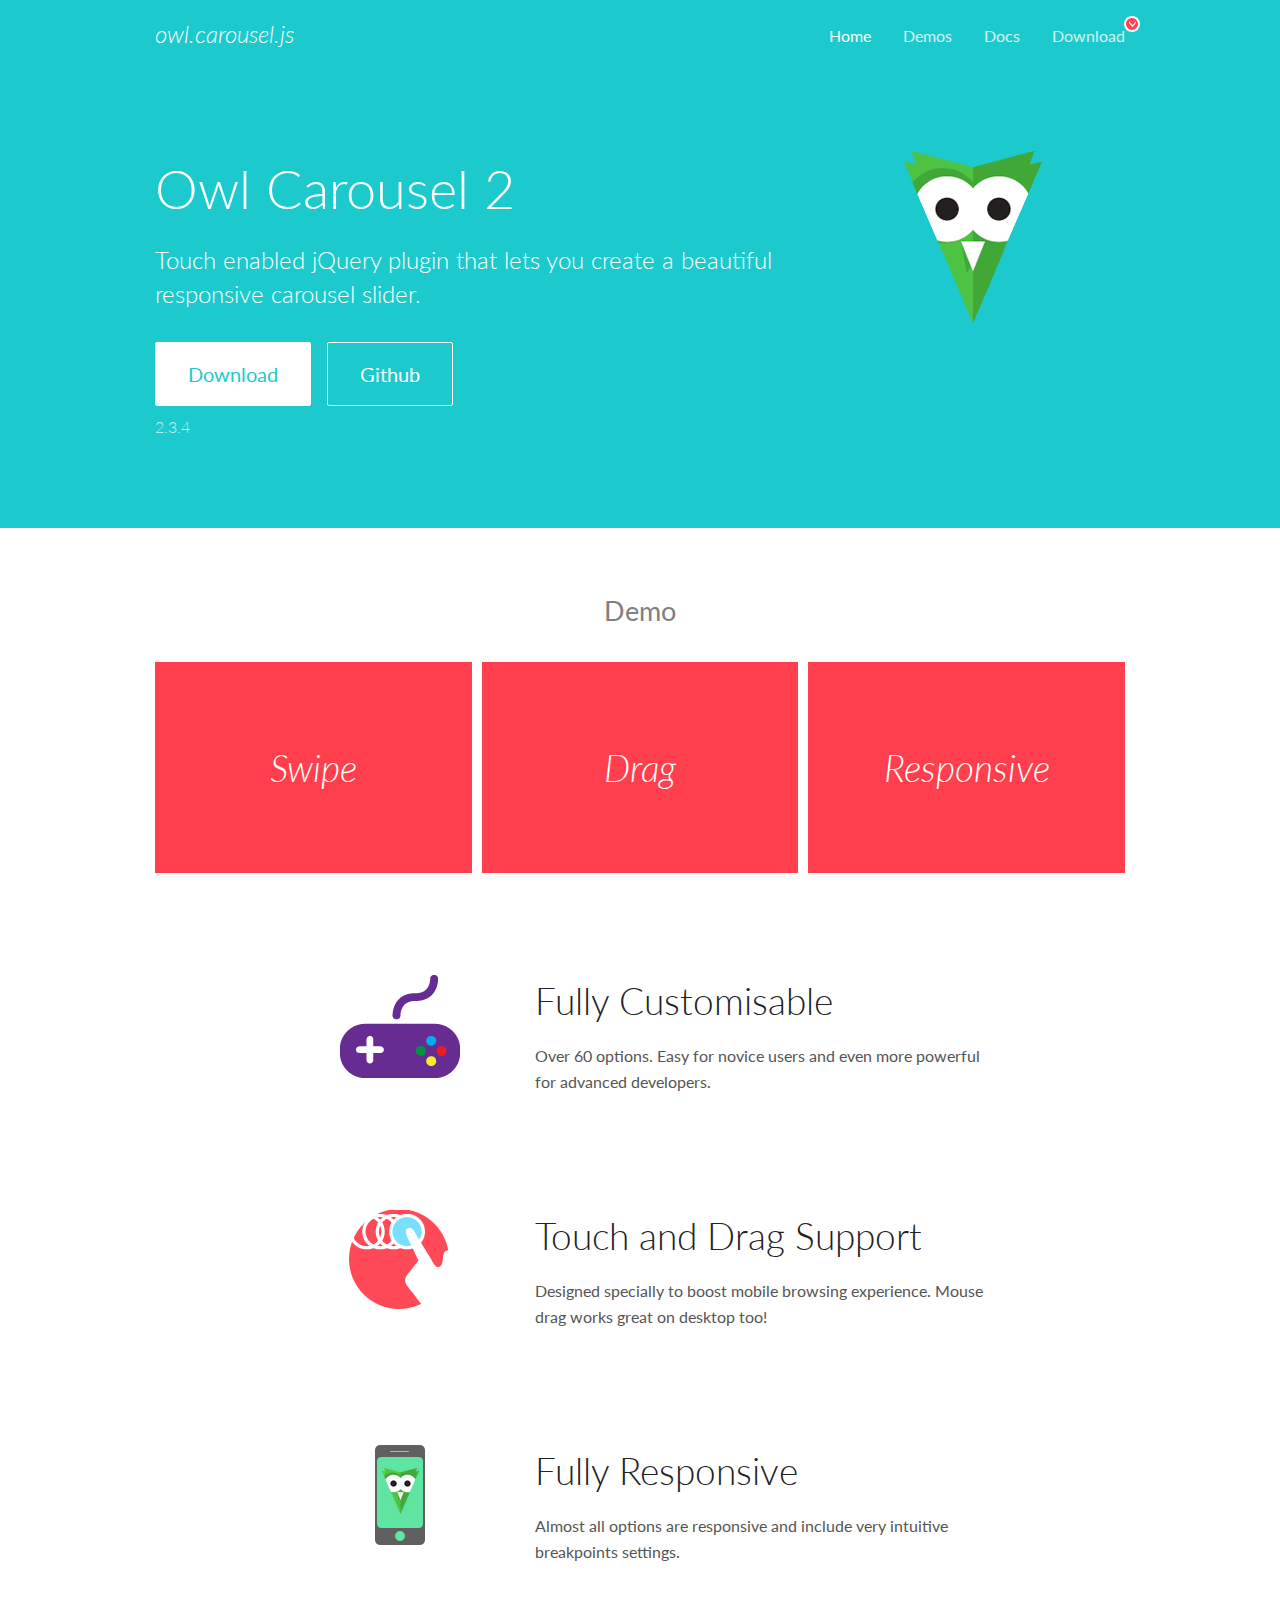
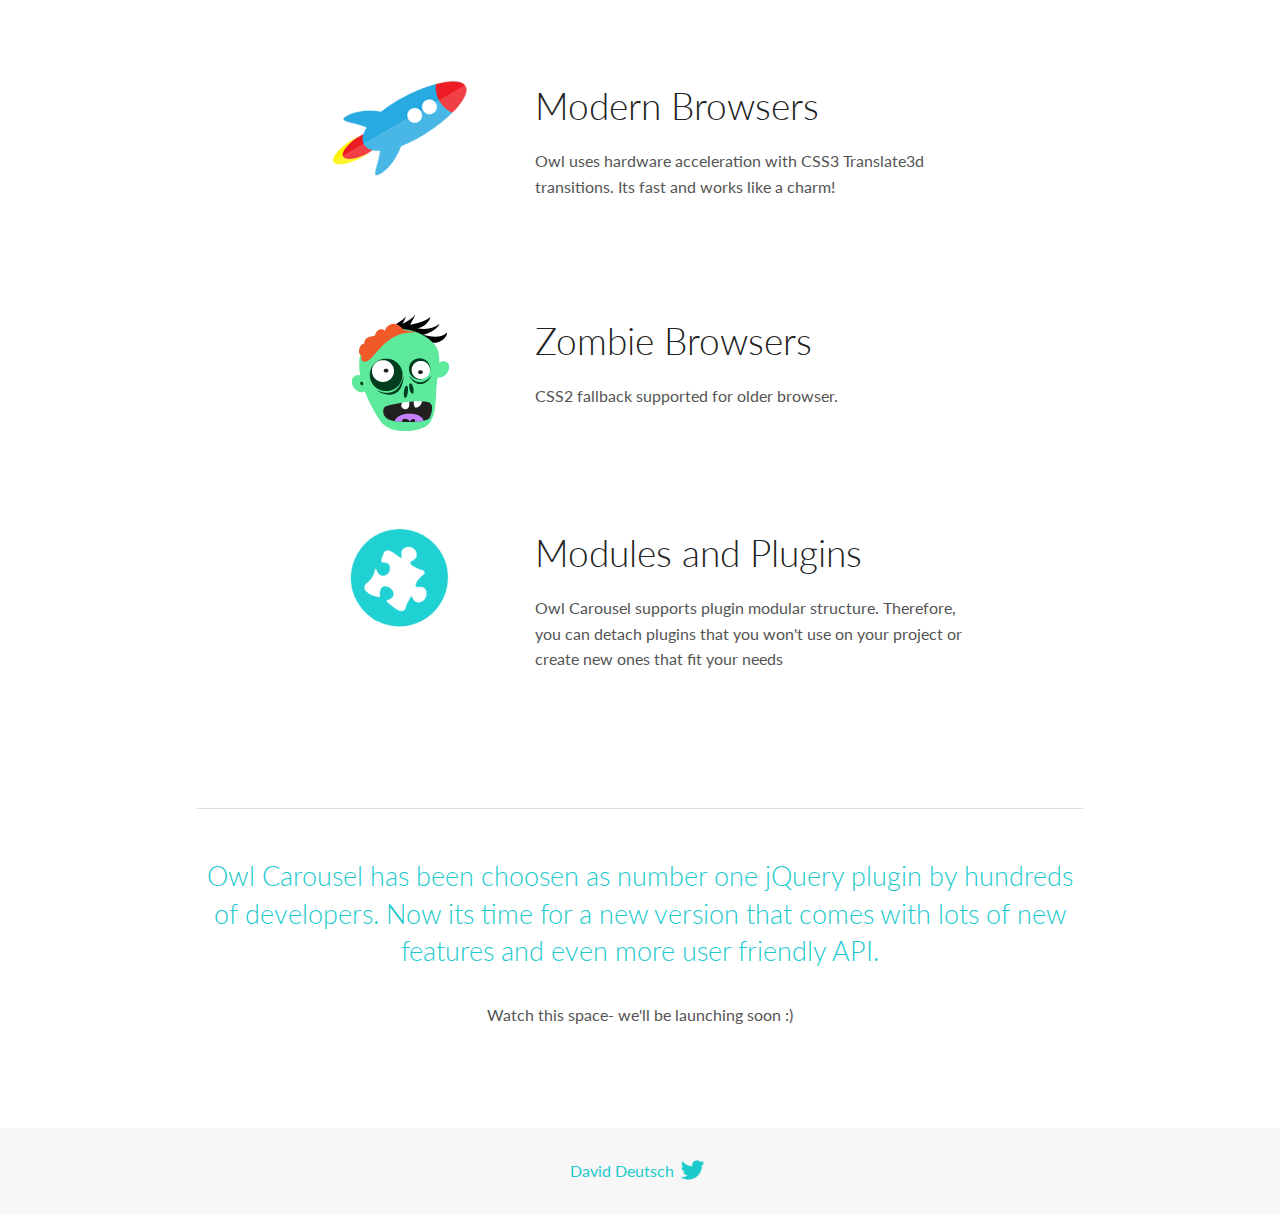
<file: lib/OwlCarousel2/docs/index.html>
<!DOCTYPE html>
<html lang="en">
  <head>

    <!-- head -->
    <meta charset="utf-8">
    <meta name="msapplication-tap-highlight" content="no" />
    <meta name="viewport" content="width=device-width, initial-scale=1.0" />
    <meta name="description" content="Touch enabled jQuery plugin that lets you create beautiful responsive carousel slider.">
    <meta name="author" content="David Deutsch">
    <title>
      Home | Owl Carousel | 2.3.4
    </title>

    <!-- Stylesheets -->
    <link href='https://fonts.googleapis.com/css?family=Lato:300,400,700,400italic,300italic' rel='stylesheet' type='text/css'>
    <link rel="stylesheet" href="assets/css/docs.theme.min.css">

    <!-- Owl Stylesheets -->
    <link rel="stylesheet" href="assets/owlcarousel/assets/owl.carousel.min.css">
    <link rel="stylesheet" href="assets/owlcarousel/assets/owl.theme.default.min.css">

    <!-- HTML5 shim and Respond.js IE8 support of HTML5 elements and media queries -->

    <!--[if lt IE 9]>
      <script src="https://oss.maxcdn.com/libs/html5shiv/3.7.0/html5shiv.js"></script>
      <script src="https://oss.maxcdn.com/libs/respond.js/1.3.0/respond.min.js"></script>
    <![endif]-->

    <!-- Favicons -->
    <link rel="apple-touch-icon-precomposed" sizes="144x144" href="assets/ico/apple-touch-icon-144-precomposed.png">
    <link rel="shortcut icon" href="assets/ico/favicon.png">
    <link rel="shortcut icon" href="favicon.ico">

    <!-- Yeah i know js should not be in header. Its required for demos.-->

    <!-- javascript -->
    <script src="assets/vendors/jquery.min.js"></script>
    <script src="assets/owlcarousel/owl.carousel.js"></script>
  </head>
  <body>

    <!-- header -->
    <header class="header">
      <div class="row">
        <div class="large-12 columns">
          <div class="brand left">
            <h3>
              <a href="/OwlCarousel2/">owl.carousel.js</a> 
            </h3>
          </div>
          <a id="toggle-nav" class="right">
            <span></span> <span></span> <span></span> 
          </a> 
          <div class="nav-bar">
            <ul class="clearfix">
              <li class="active">
                <a href="/OwlCarousel2/index.html">Home</a> 
              </li>
              <li> <a href="/OwlCarousel2/demos/demos.html">Demos</a>  </li>
              <li> <a href="/OwlCarousel2/docs/started-welcome.html">Docs</a>  </li>
              <li>
                <a href="https://github.com/OwlCarousel2/OwlCarousel2/archive/2.3.4.zip">Download</a> 
                <span class="download"></span> 
              </li>
            </ul>
          </div>
        </div>
      </div>
    </header>

    <!-- home panel -->
    <section id="hero">
      <div class="row">
        <div class="large-8 medium-8 columns">
          <h1>Owl Carousel 2</h1>
          <h4>Touch enabled jQuery plugin that lets you create a beautiful responsive carousel slider.</h4>
          <a href="https://github.com/OwlCarousel2/OwlCarousel2/archive/2.3.4.zip" class="hero-button">Download</a> 
          <a href="https://github.com/OwlCarousel2/OwlCarousel2" class="hero-button outline">Github</a> 
          <p>2.3.4</p>
        </div>
        <div class="large-4 medium-4 columns">
          <img class="owl-logo" src="assets/img/owl-logo.png" alt="mr. Owl">
        </div>
      </div>
    </section>

    <!-- body -->
    <div class="home-demo">
      <div class="row">
        <div class="large-12 columns">
          <h3>Demo</h3>
          <div class="owl-carousel">
            <div class="item">
              <h2>Swipe</h2>
            </div>
            <div class="item">
              <h2>Drag</h2>
            </div>
            <div class="item">
              <h2>Responsive</h2>
            </div>
            <div class="item">
              <h2>CSS3</h2>
            </div>
            <div class="item">
              <h2>Fast</h2>
            </div>
            <div class="item">
              <h2>Easy</h2>
            </div>
            <div class="item">
              <h2>Free</h2>
            </div>
            <div class="item">
              <h2>Upgradable</h2>
            </div>
            <div class="item">
              <h2>Tons of options</h2>
            </div>
            <div class="item">
              <h2>Infinity</h2>
            </div>
            <div class="item">
              <h2>Auto Width</h2>
            </div>
          </div>
        </div>
      </div>
    </div>
    <script>
      var owl = $('.owl-carousel');
      owl.owlCarousel({
        margin: 10,
        loop: true,
        responsive: {
          0: {
            items: 1
          },
          600: {
            items: 2
          },
          1000: {
            items: 3
          }
        }
      })
    </script>

    <!-- features -->
    <div id="features">
      <div class="row">
        <div class="small-12 medium-9 small-centered columns">
          <section class="row feature">
            <div class="medium-4 small-12 columns">
              <img src="assets/img/feature-options.png" alt="">
            </div>
            <div class="medium-8 small-12 columns">
              <h2>Fully Customisable</h2>
              <p>Over 60 options. Easy for novice users and even more powerful for advanced developers.</p>
            </div>
          </section>
          <section class="row feature">
            <div class="medium-4 small-12 columns">
              <img src="assets/img/feature-drag.png" alt="">
            </div>
            <div class="medium-8 small-12 columns">
              <h2>Touch and Drag Support</h2>
              <p>Designed specially to boost mobile browsing experience. Mouse drag works great on desktop too!</p>
            </div>
          </section>
          <section class="row feature">
            <div class="medium-4 small-12 columns">
              <img src="assets/img/feature-responsive.png" alt="">
            </div>
            <div class="medium-8 small-12 columns">
              <h2>Fully Responsive</h2>
              <p>Almost all options are responsive and include very intuitive breakpoints settings.</p>
            </div>
          </section>
          <section class="row feature">
            <div class="medium-4 small-12 columns">
              <img src="assets/img/feature-modern.png" alt="">
            </div>
            <div class="medium-8 small-12 columns">
              <h2>Modern Browsers</h2>
              <p>Owl uses hardware acceleration with CSS3 Translate3d transitions. Its fast and works like a charm! </p>
            </div>
          </section>
          <section class="row feature">
            <div class="medium-4 small-12 columns">
              <img src="assets/img/feature-zombie.png" alt="">
            </div>
            <div class="medium-8 small-12 columns">
              <h2>Zombie Browsers</h2>
              <p>CSS2 fallback supported for older browser.</p>
            </div>
          </section>
          <section class="row feature">
            <div class="medium-4 small-12 columns">
              <img src="assets/img/feature-module.png" alt="">
            </div>
            <div class="medium-8 small-12 columns">
              <h2>Modules and Plugins</h2>
              <p>Owl Carousel supports plugin modular structure. Therefore, you can detach plugins that you won&#x27;t use on your project or create new ones that fit your needs</p>
            </div>
          </section>
        </div>
      </div>
    </div>

    <!-- footer -->
    <section id="teaser-text">
      <div class="row">
        <div class="small-12 medium-11 small-centered columns">
          <hr>
          <h3 id="owl-carousel-has-been-choosen-as-number-one-jquery-plugin-by-hundreds-of-developers-now-its-time-for-a-new-version-that-comes-with-lots-of-new-features-and-even-more-user-friendly-api-">Owl Carousel has been choosen as number one jQuery plugin by hundreds of developers. Now its time for a new version that comes with lots of new features and even more user friendly API.</h3>
          <p>Watch this space- we&#39;ll be launching soon :)</p>
        </div>
      </div>
    </section>

    <!-- footer -->
    <footer class="footer">
      <div class="row">
        <div class="large-12 columns">
          <h5>
            <a href="/OwlCarousel2/docs/support-contact.html">David Deutsch</a> 
            <a id="custom-tweet-button" href="https://twitter.com/share?url=https://github.com/OwlCarousel2/OwlCarousel2&text=Owl Carousel - This is so awesome! " target="_blank"></a> 
          </h5>
        </div>
      </div>
    </footer>

    <!-- vendors -->
    <script src="assets/vendors/highlight.js"></script>
    <script src="assets/js/app.js"></script>
  </body>
</html>
</file>
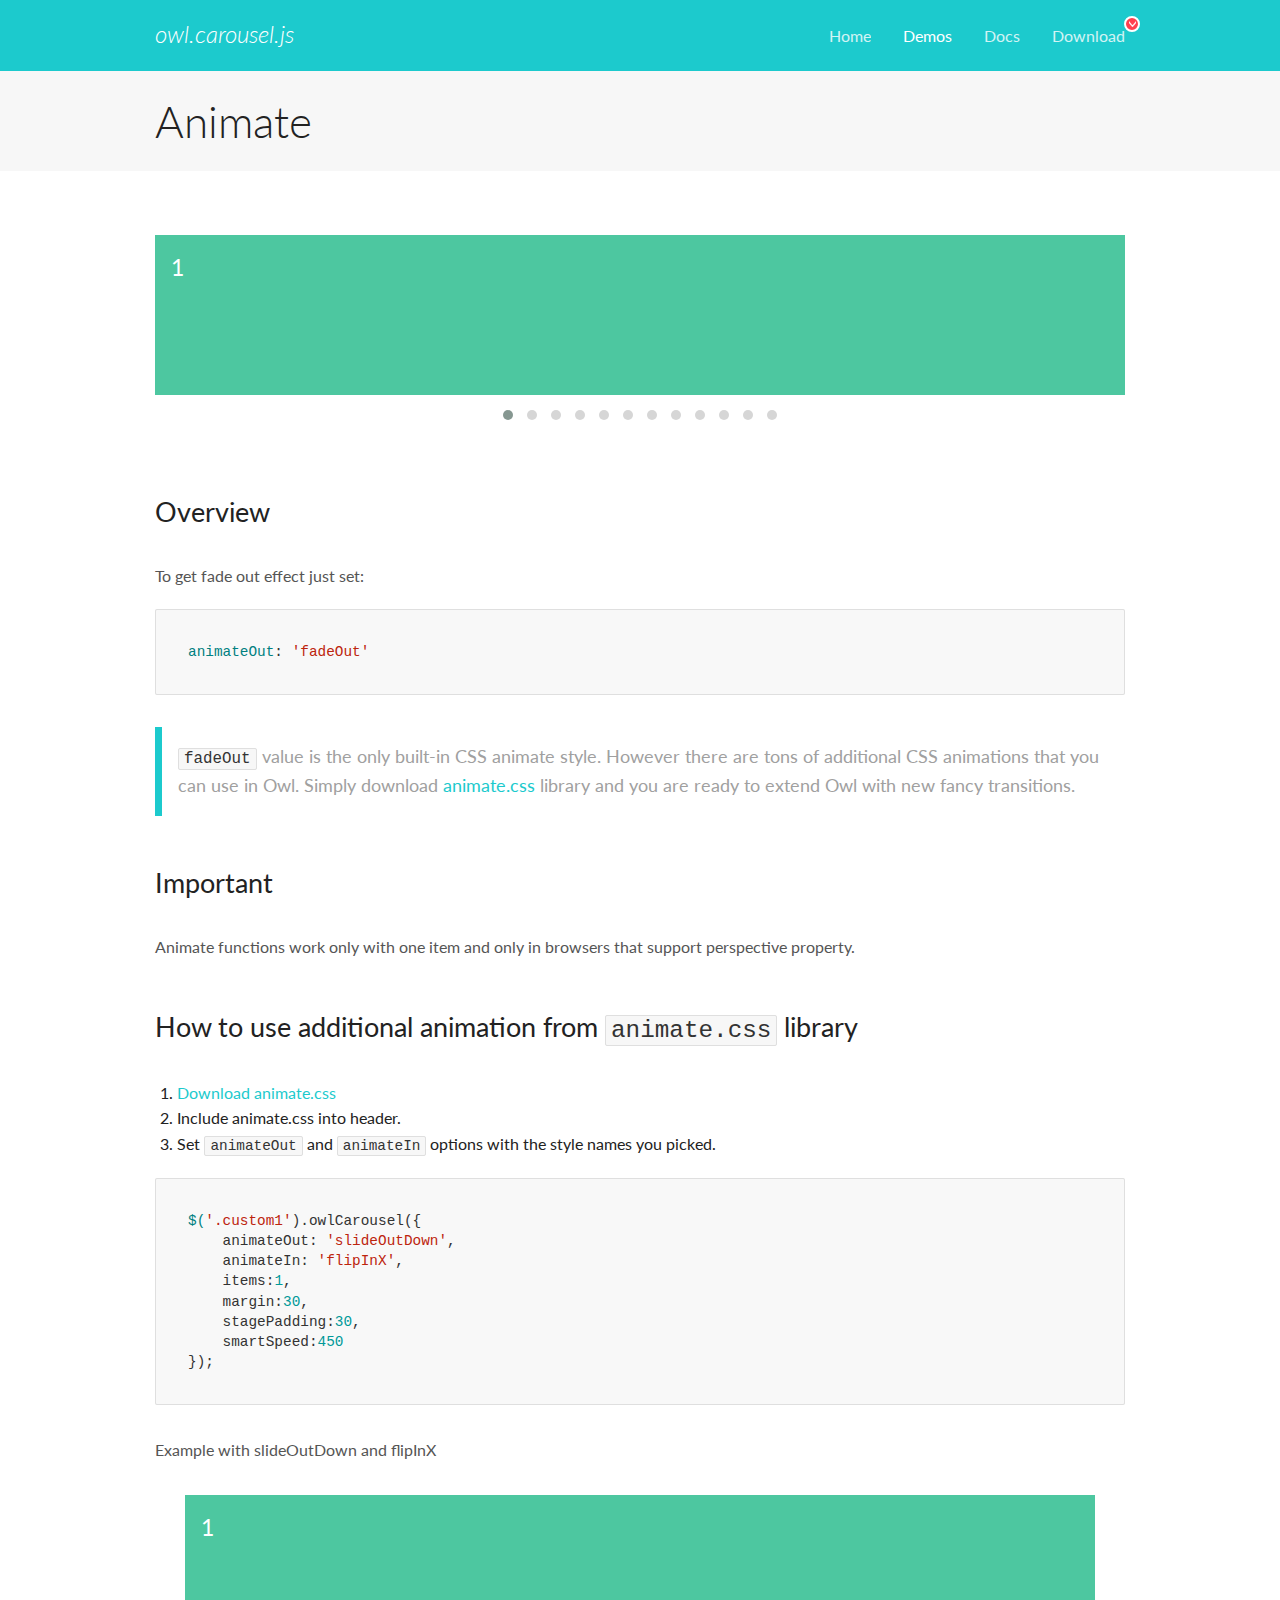
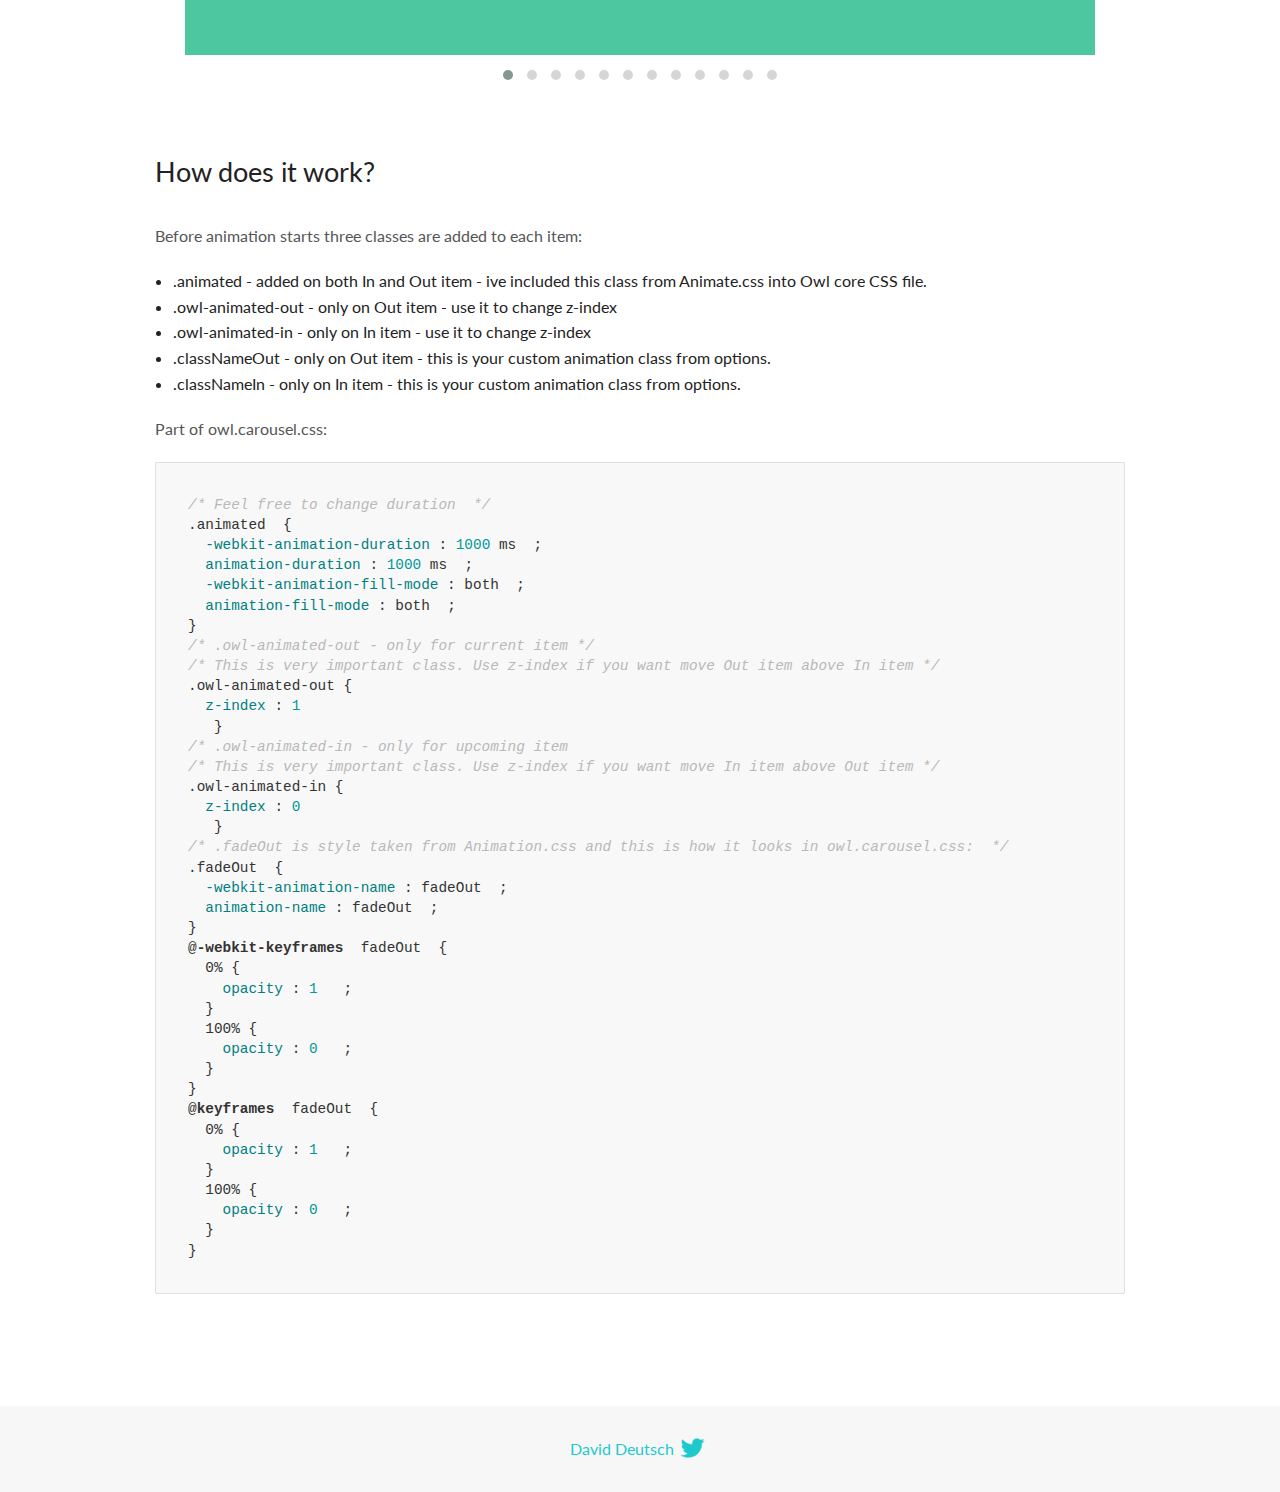
<file: lib/OwlCarousel2/docs/demos/animate.html>
<!DOCTYPE html>
<html lang="en">
  <head>

    <!-- head -->
    <meta charset="utf-8">
    <meta name="msapplication-tap-highlight" content="no" />
    <meta name="viewport" content="width=device-width, initial-scale=1.0" />
    <meta name="description" content="Animate carousel">
    <meta name="author" content="David Deutsch">
    <title>
      Animate Demo | Owl Carousel | 2.3.4
    </title>

    <!-- Stylesheets -->
    <link href='https://fonts.googleapis.com/css?family=Lato:300,400,700,400italic,300italic' rel='stylesheet' type='text/css'>
    <link rel="stylesheet" href="../assets/css/docs.theme.min.css">

    <!-- Owl Stylesheets -->
    <link rel="stylesheet" href="../assets/owlcarousel/assets/owl.carousel.min.css">
    <link rel="stylesheet" href="../assets/owlcarousel/assets/owl.theme.default.min.css">

    <!-- HTML5 shim and Respond.js IE8 support of HTML5 elements and media queries -->

    <!--[if lt IE 9]>
      <script src="https://oss.maxcdn.com/libs/html5shiv/3.7.0/html5shiv.js"></script>
      <script src="https://oss.maxcdn.com/libs/respond.js/1.3.0/respond.min.js"></script>
    <![endif]-->

    <!-- Favicons -->
    <link rel="apple-touch-icon-precomposed" sizes="144x144" href="../assets/ico/apple-touch-icon-144-precomposed.png">
    <link rel="shortcut icon" href="../assets/ico/favicon.png">
    <link rel="shortcut icon" href="favicon.ico">

    <!-- Yeah i know js should not be in header. Its required for demos.-->

    <!-- javascript -->
    <script src="../assets/vendors/jquery.min.js"></script>
    <script src="../assets/owlcarousel/owl.carousel.js"></script>
  </head>
  <body>

    <!-- header -->
    <header class="header">
      <div class="row">
        <div class="large-12 columns">
          <div class="brand left">
            <h3>
              <a href="/OwlCarousel2/">owl.carousel.js</a> 
            </h3>
          </div>
          <a id="toggle-nav" class="right">
            <span></span> <span></span> <span></span> 
          </a> 
          <div class="nav-bar">
            <ul class="clearfix">
              <li> <a href="/OwlCarousel2/index.html">Home</a>  </li>
              <li class="active">
                <a href="/OwlCarousel2/demos/demos.html">Demos</a> 
              </li>
              <li> <a href="/OwlCarousel2/docs/started-welcome.html">Docs</a>  </li>
              <li>
                <a href="https://github.com/OwlCarousel2/OwlCarousel2/archive/2.3.4.zip">Download</a> 
                <span class="download"></span> 
              </li>
            </ul>
          </div>
        </div>
      </div>
    </header>

    <!-- title -->
    <section class="title">
      <div class="row">
        <div class="large-12 columns">
          <h1>Animate</h1>
        </div>
      </div>
    </section>

    <!--  Demos -->
    <section id="demos">
      <div class="row">
        <div class="large-12 columns">
          <div class="fadeOut owl-carousel owl-theme">
            <div class="item">
              <h4>1</h4>
            </div>
            <div class="item">
              <h4>2</h4>
            </div>
            <div class="item">
              <h4>3</h4>
            </div>
            <div class="item">
              <h4>4</h4>
            </div>
            <div class="item">
              <h4>5</h4>
            </div>
            <div class="item">
              <h4>6</h4>
            </div>
            <div class="item">
              <h4>7</h4>
            </div>
            <div class="item">
              <h4>8</h4>
            </div>
            <div class="item">
              <h4>9</h4>
            </div>
            <div class="item">
              <h4>10</h4>
            </div>
            <div class="item">
              <h4>11</h4>
            </div>
            <div class="item">
              <h4>12</h4>
            </div>
          </div>
          <h3 id="overview">Overview</h3>
          <p>To get fade out effect just set:</p>
          <pre><code>animateOut: &#39;fadeOut&#39;</code></pre>
          <blockquote>
            <p><code>fadeOut</code> value is the only built-in CSS animate style. However there are tons of additional CSS animations that you can use in Owl. Simply download
              <a href="https://daneden.github.io/animate.css/">animate.css</a>  library and you are ready to extend Owl with new fancy transitions.</p>
          </blockquote>
          <h3 id="important">Important</h3>
          <p>Animate functions work only with one item and only in browsers that support perspective property.</p>
          <h3 id="how-to-use-additional-animation-from-animate-css-library">How to use additional animation from <code>animate.css</code> library</h3>
          <ol>
            <li> <a href="https://daneden.github.io/animate.css/">Download animate.css</a>  </li>
            <li>Include animate.css into header.</li>
            <li>Set <code>animateOut</code> and <code>animateIn</code> options with the style names you picked.</li>
          </ol>
          <pre><code>$(&#39;.custom1&#39;).owlCarousel({
    animateOut: &#39;slideOutDown&#39;,
    animateIn: &#39;flipInX&#39;,
    items:1,
    margin:30,
    stagePadding:30,
    smartSpeed:450
});</code></pre>
          <p>Example with slideOutDown and flipInX</p>
          <div class="custom1 owl-carousel owl-theme">
            <div class="item">
              <h4>1</h4>
            </div>
            <div class="item">
              <h4>2</h4>
            </div>
            <div class="item">
              <h4>3</h4>
            </div>
            <div class="item">
              <h4>4</h4>
            </div>
            <div class="item">
              <h4>5</h4>
            </div>
            <div class="item">
              <h4>6</h4>
            </div>
            <div class="item">
              <h4>7</h4>
            </div>
            <div class="item">
              <h4>8</h4>
            </div>
            <div class="item">
              <h4>9</h4>
            </div>
            <div class="item">
              <h4>10</h4>
            </div>
            <div class="item">
              <h4>11</h4>
            </div>
            <div class="item">
              <h4>12</h4>
            </div>
          </div>
          <h3 id="how-does-it-work-">How does it work?</h3>
          <p>Before animation starts three classes are added to each item:</p>
          <ul>
            <li>.animated - added on both In and Out item - ive included this class from Animate.css into Owl core CSS file.</li>
            <li>.owl-animated-out - only on Out item - use it to change z-index</li>
            <li>.owl-animated-in - only on In item - use it to change z-index</li>
            <li>.classNameOut - only on Out item - this is your custom animation class from options.</li>
            <li>.classNameIn - only on In item - this is your custom animation class from options.</li>
          </ul>
          <p>Part of owl.carousel.css:</p>
          <pre><code class="language-css"><span class="comment">/* Feel free to change duration  */</span> 
<span class="class">.animated</span>  <span class="rules">{
  <span class="rule"><span class="attribute">-webkit-animation-duration</span> :<span class="value"> <span class="number">1000</span> ms</span> </span> ;
  <span class="rule"><span class="attribute">animation-duration</span> :<span class="value"> <span class="number">1000</span> ms</span> </span> ;
  <span class="rule"><span class="attribute">-webkit-animation-fill-mode</span> :<span class="value"> both</span> </span> ;
  <span class="rule"><span class="attribute">animation-fill-mode</span> :<span class="value"> both</span> </span> ;
<span class="rule">}</span> </span> 
<span class="comment">/* .owl-animated-out - only for current item */</span> 
<span class="comment">/* This is very important class. Use z-index if you want move Out item above In item */</span> 
<span class="class">.owl-animated-out</span> <span class="rules">{
  <span class="rule"><span class="attribute">z-index</span> :<span class="value"> <span class="number">1</span> 
</span> </span> </span> }
<span class="comment">/* .owl-animated-in - only for upcoming item
/* This is very important class. Use z-index if you want move In item above Out item */</span> 
<span class="class">.owl-animated-in</span> <span class="rules">{
  <span class="rule"><span class="attribute">z-index</span> :<span class="value"> <span class="number">0</span> 
</span> </span> </span> }
<span class="comment">/* .fadeOut is style taken from Animation.css and this is how it looks in owl.carousel.css:  */</span> 
<span class="class">.fadeOut</span>  <span class="rules">{
  <span class="rule"><span class="attribute">-webkit-animation-name</span> :<span class="value"> fadeOut</span> </span> ;
  <span class="rule"><span class="attribute">animation-name</span> :<span class="value"> fadeOut</span> </span> ;
<span class="rule">}</span> </span> 
<span class="at_rule">@<span class="keyword">-webkit-keyframes</span>  fadeOut </span> {
  0% <span class="rules">{
    <span class="rule"><span class="attribute">opacity</span> :<span class="value"> <span class="number">1</span> </span> </span> ;
  <span class="rule">}</span> </span> 
  100% <span class="rules">{
    <span class="rule"><span class="attribute">opacity</span> :<span class="value"> <span class="number">0</span> </span> </span> ;
  <span class="rule">}</span> </span> 
}
<span class="at_rule">@<span class="keyword">keyframes</span>  fadeOut </span> {
  0% <span class="rules">{
    <span class="rule"><span class="attribute">opacity</span> :<span class="value"> <span class="number">1</span> </span> </span> ;
  <span class="rule">}</span> </span> 
  100% <span class="rules">{
    <span class="rule"><span class="attribute">opacity</span> :<span class="value"> <span class="number">0</span> </span> </span> ;
  <span class="rule">}</span> </span> 
}</code></pre>
          <link rel="stylesheet" href="../assets/css/animate.css">
          <script>
            jQuery(document).ready(function($) {
              $('.fadeOut').owlCarousel({
                items: 1,
                animateOut: 'fadeOut',
                loop: true,
                margin: 10,
              });
              $('.custom1').owlCarousel({
                animateOut: 'slideOutDown',
                animateIn: 'flipInX',
                items: 1,
                margin: 30,
                stagePadding: 30,
                smartSpeed: 450
              });
            });
          </script>
        </div>
      </div>
    </section>

    <!-- footer -->
    <footer class="footer">
      <div class="row">
        <div class="large-12 columns">
          <h5>
            <a href="/OwlCarousel2/docs/support-contact.html">David Deutsch</a> 
            <a id="custom-tweet-button" href="https://twitter.com/share?url=https://github.com/OwlCarousel2/OwlCarousel2&text=Owl Carousel - This is so awesome! " target="_blank"></a> 
          </h5>
        </div>
      </div>
    </footer>

    <!-- vendors -->
    <script src="../assets/vendors/highlight.js"></script>
    <script src="../assets/js/app.js"></script>
  </body>
</html>
</file>
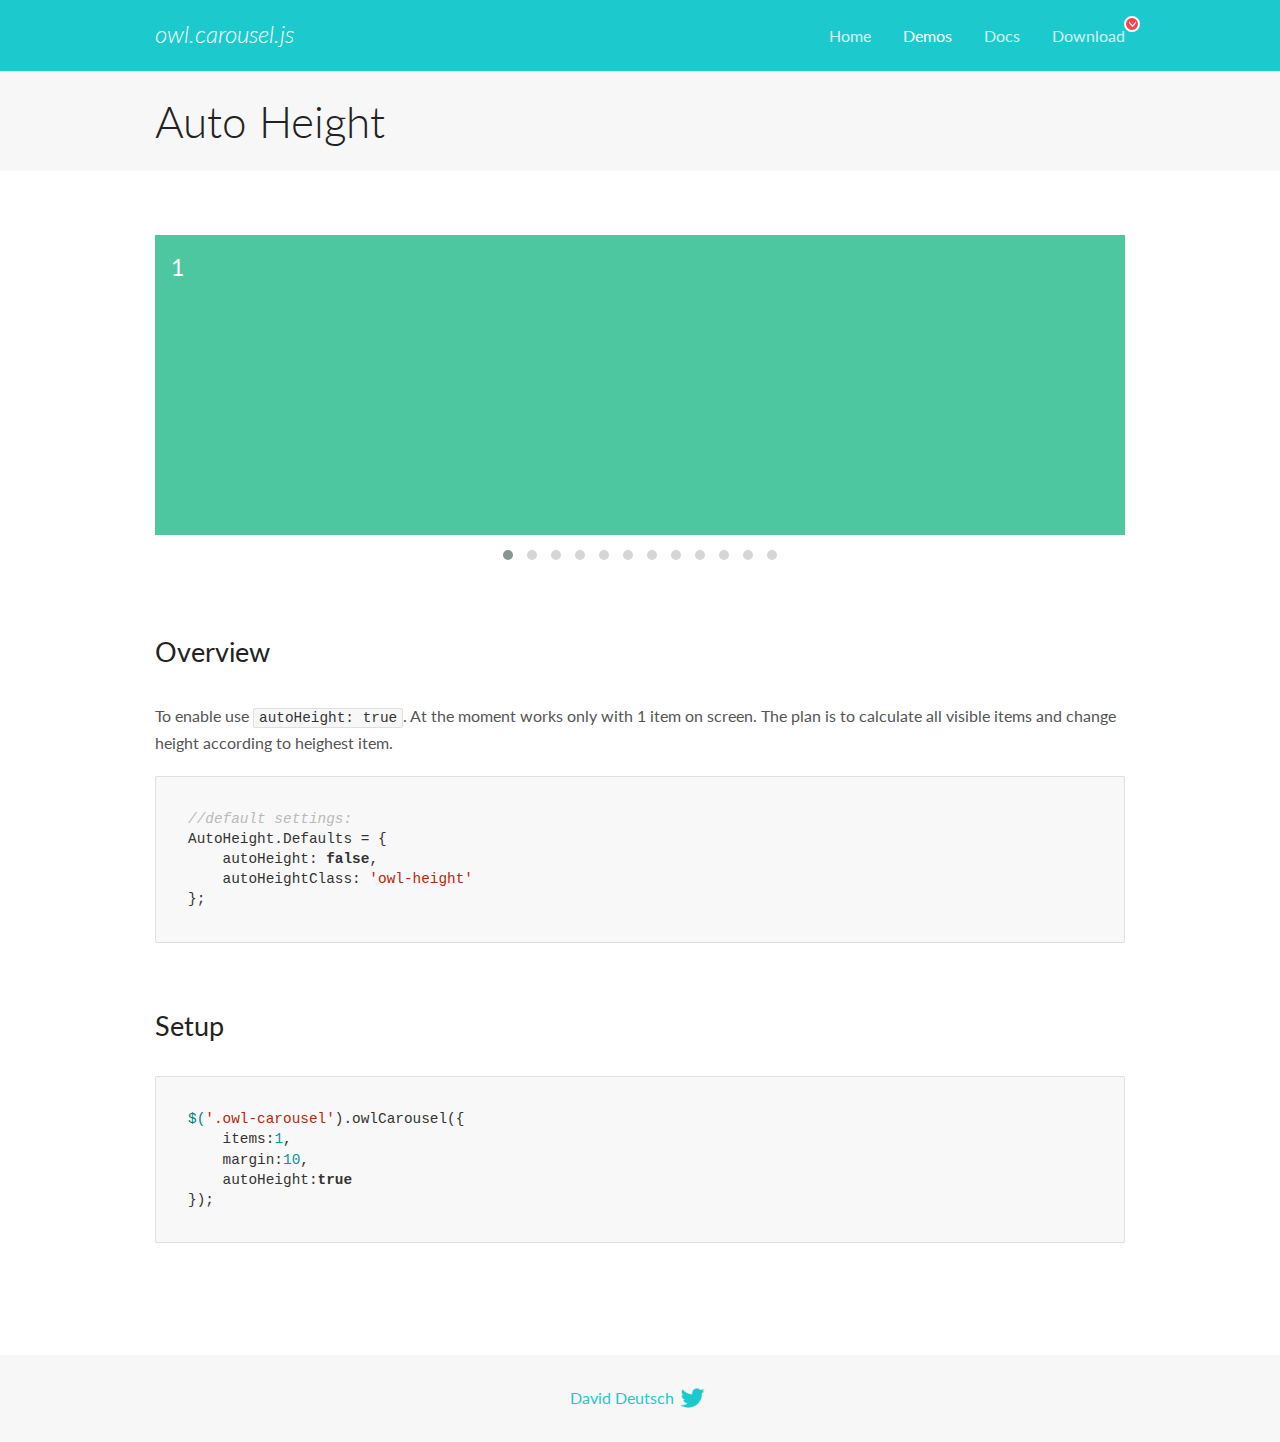
<file: lib/OwlCarousel2/docs/demos/autoheight.html>
<!DOCTYPE html>
<html lang="en">
  <head>

    <!-- head -->
    <meta charset="utf-8">
    <meta name="msapplication-tap-highlight" content="no" />
    <meta name="viewport" content="width=device-width, initial-scale=1.0" />
    <meta name="description" content="autoHeight usage demo">
    <meta name="author" content="David Deutsch">
    <title>
      Auto Height Demo | Owl Carousel | 2.3.4
    </title>

    <!-- Stylesheets -->
    <link href='https://fonts.googleapis.com/css?family=Lato:300,400,700,400italic,300italic' rel='stylesheet' type='text/css'>
    <link rel="stylesheet" href="../assets/css/docs.theme.min.css">

    <!-- Owl Stylesheets -->
    <link rel="stylesheet" href="../assets/owlcarousel/assets/owl.carousel.min.css">
    <link rel="stylesheet" href="../assets/owlcarousel/assets/owl.theme.default.min.css">

    <!-- HTML5 shim and Respond.js IE8 support of HTML5 elements and media queries -->

    <!--[if lt IE 9]>
      <script src="https://oss.maxcdn.com/libs/html5shiv/3.7.0/html5shiv.js"></script>
      <script src="https://oss.maxcdn.com/libs/respond.js/1.3.0/respond.min.js"></script>
    <![endif]-->

    <!-- Favicons -->
    <link rel="apple-touch-icon-precomposed" sizes="144x144" href="../assets/ico/apple-touch-icon-144-precomposed.png">
    <link rel="shortcut icon" href="../assets/ico/favicon.png">
    <link rel="shortcut icon" href="favicon.ico">

    <!-- Yeah i know js should not be in header. Its required for demos.-->

    <!-- javascript -->
    <script src="../assets/vendors/jquery.min.js"></script>
    <script src="../assets/owlcarousel/owl.carousel.js"></script>
  </head>
  <body>

    <!-- header -->
    <header class="header">
      <div class="row">
        <div class="large-12 columns">
          <div class="brand left">
            <h3>
              <a href="/OwlCarousel2/">owl.carousel.js</a> 
            </h3>
          </div>
          <a id="toggle-nav" class="right">
            <span></span> <span></span> <span></span> 
          </a> 
          <div class="nav-bar">
            <ul class="clearfix">
              <li> <a href="/OwlCarousel2/index.html">Home</a>  </li>
              <li class="active">
                <a href="/OwlCarousel2/demos/demos.html">Demos</a> 
              </li>
              <li> <a href="/OwlCarousel2/docs/started-welcome.html">Docs</a>  </li>
              <li>
                <a href="https://github.com/OwlCarousel2/OwlCarousel2/archive/2.3.4.zip">Download</a> 
                <span class="download"></span> 
              </li>
            </ul>
          </div>
        </div>
      </div>
    </header>

    <!-- title -->
    <section class="title">
      <div class="row">
        <div class="large-12 columns">
          <h1>Auto Height</h1>
        </div>
      </div>
    </section>

    <!--  Demos -->
    <section id="demos">
      <div class="row">
        <div class="large-12 columns">
          <div class="owl-carousel owl-theme">
            <div class="item" style="height:300px">
              <h4>1</h4>
            </div>
            <div class="item" style="height:100px">
              <h4>2</h4>
            </div>
            <div class="item" style="height:500px">
              <h4>3</h4>
            </div>
            <div class="item" style="height:250px">
              <h4>4</h4>
            </div>
            <div class="item" style="height:400px">
              <h4>5</h4>
            </div>
            <div class="item" style="height:500px">
              <h4>6</h4>
            </div>
            <div class="item" style="height:600px">
              <h4>7</h4>
            </div>
            <div class="item" style="height:400px">
              <h4>8</h4>
            </div>
            <div class="item" style="height:300px">
              <h4>9</h4>
            </div>
            <div class="item" style="height:350px">
              <h4>10</h4>
            </div>
            <div class="item" style="height:200px">
              <h4>11</h4>
            </div>
            <div class="item" style="height:150px">
              <h4>12</h4>
            </div>
          </div>
          <h3 id="overview">Overview</h3>
          <p>To enable use <code>autoHeight: true</code>. At the moment works only with 1 item on screen. The plan is to calculate all visible items and change height according to heighest item.</p>
          <pre><code>//default settings:
AutoHeight.Defaults = {
    autoHeight: false,
    autoHeightClass: &#39;owl-height&#39;
};</code></pre>
          <h3 id="setup">Setup</h3>
          <pre><code>$(&#39;.owl-carousel&#39;).owlCarousel({
    items:1,
    margin:10,
    autoHeight:true
});</code></pre>
          <script>
            $(document).ready(function() {
              $('.owl-carousel').owlCarousel({
                items: 1,
                margin: 10,
                autoHeight: true
              });
            })
          </script>
        </div>
      </div>
    </section>

    <!-- footer -->
    <footer class="footer">
      <div class="row">
        <div class="large-12 columns">
          <h5>
            <a href="/OwlCarousel2/docs/support-contact.html">David Deutsch</a> 
            <a id="custom-tweet-button" href="https://twitter.com/share?url=https://github.com/OwlCarousel2/OwlCarousel2&text=Owl Carousel - This is so awesome! " target="_blank"></a> 
          </h5>
        </div>
      </div>
    </footer>

    <!-- vendors -->
    <script src="../assets/vendors/highlight.js"></script>
    <script src="../assets/js/app.js"></script>
  </body>
</html>
</file>
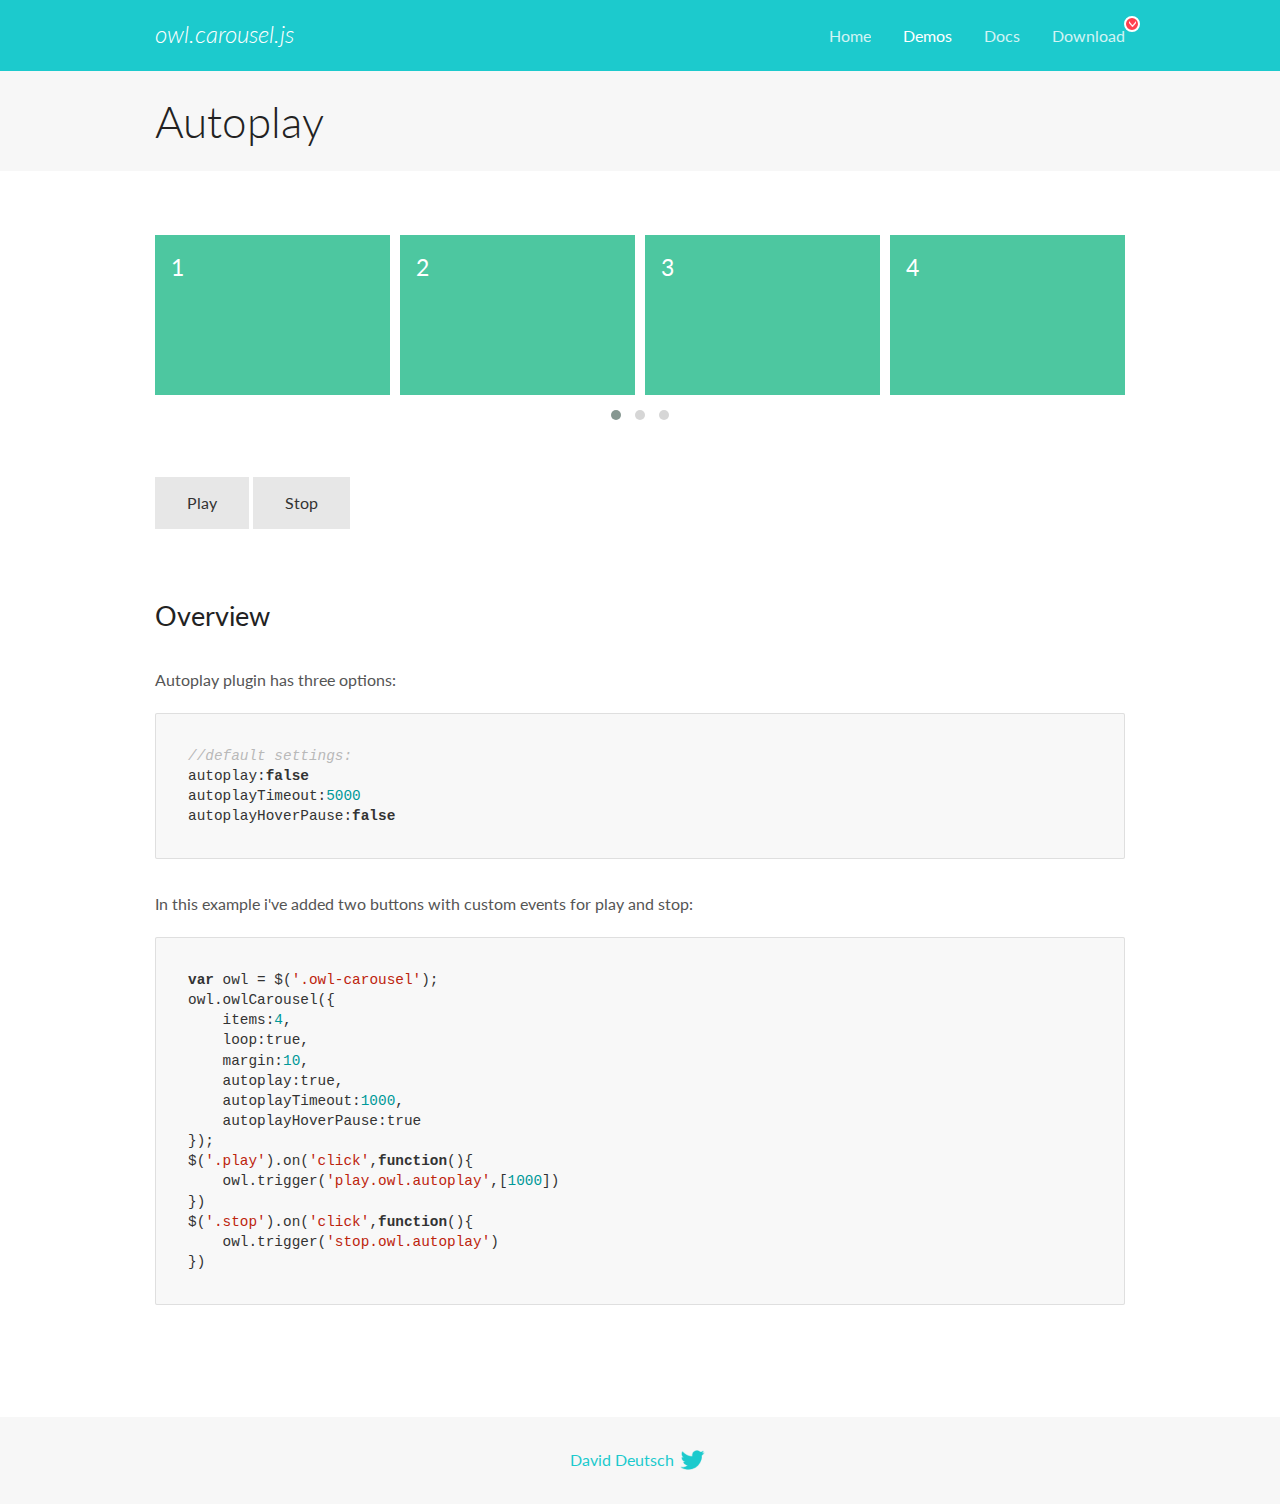
<file: lib/OwlCarousel2/docs/demos/autoplay.html>
<!DOCTYPE html>
<html lang="en">
  <head>

    <!-- head -->
    <meta charset="utf-8">
    <meta name="msapplication-tap-highlight" content="no" />
    <meta name="viewport" content="width=device-width, initial-scale=1.0" />
    <meta name="description" content="Autoplay usage demo">
    <meta name="author" content="David Deutsch">
    <title>
      Autoplay Demo | Owl Carousel | 2.3.4
    </title>

    <!-- Stylesheets -->
    <link href='https://fonts.googleapis.com/css?family=Lato:300,400,700,400italic,300italic' rel='stylesheet' type='text/css'>
    <link rel="stylesheet" href="../assets/css/docs.theme.min.css">

    <!-- Owl Stylesheets -->
    <link rel="stylesheet" href="../assets/owlcarousel/assets/owl.carousel.min.css">
    <link rel="stylesheet" href="../assets/owlcarousel/assets/owl.theme.default.min.css">

    <!-- HTML5 shim and Respond.js IE8 support of HTML5 elements and media queries -->

    <!--[if lt IE 9]>
      <script src="https://oss.maxcdn.com/libs/html5shiv/3.7.0/html5shiv.js"></script>
      <script src="https://oss.maxcdn.com/libs/respond.js/1.3.0/respond.min.js"></script>
    <![endif]-->

    <!-- Favicons -->
    <link rel="apple-touch-icon-precomposed" sizes="144x144" href="../assets/ico/apple-touch-icon-144-precomposed.png">
    <link rel="shortcut icon" href="../assets/ico/favicon.png">
    <link rel="shortcut icon" href="favicon.ico">

    <!-- Yeah i know js should not be in header. Its required for demos.-->

    <!-- javascript -->
    <script src="../assets/vendors/jquery.min.js"></script>
    <script src="../assets/owlcarousel/owl.carousel.js"></script>
  </head>
  <body>

    <!-- header -->
    <header class="header">
      <div class="row">
        <div class="large-12 columns">
          <div class="brand left">
            <h3>
              <a href="/OwlCarousel2/">owl.carousel.js</a> 
            </h3>
          </div>
          <a id="toggle-nav" class="right">
            <span></span> <span></span> <span></span> 
          </a> 
          <div class="nav-bar">
            <ul class="clearfix">
              <li> <a href="/OwlCarousel2/index.html">Home</a>  </li>
              <li class="active">
                <a href="/OwlCarousel2/demos/demos.html">Demos</a> 
              </li>
              <li> <a href="/OwlCarousel2/docs/started-welcome.html">Docs</a>  </li>
              <li>
                <a href="https://github.com/OwlCarousel2/OwlCarousel2/archive/2.3.4.zip">Download</a> 
                <span class="download"></span> 
              </li>
            </ul>
          </div>
        </div>
      </div>
    </header>

    <!-- title -->
    <section class="title">
      <div class="row">
        <div class="large-12 columns">
          <h1>Autoplay</h1>
        </div>
      </div>
    </section>

    <!--  Demos -->
    <section id="demos">
      <div class="row">
        <div class="large-12 columns">
          <div class="owl-carousel owl-theme">
            <div class="item">
              <h4>1</h4>
            </div>
            <div class="item">
              <h4>2</h4>
            </div>
            <div class="item">
              <h4>3</h4>
            </div>
            <div class="item">
              <h4>4</h4>
            </div>
            <div class="item">
              <h4>5</h4>
            </div>
            <div class="item">
              <h4>6</h4>
            </div>
            <div class="item">
              <h4>7</h4>
            </div>
            <div class="item">
              <h4>8</h4>
            </div>
            <div class="item">
              <h4>9</h4>
            </div>
            <div class="item">
              <h4>10</h4>
            </div>
            <div class="item">
              <h4>11</h4>
            </div>
            <div class="item">
              <h4>12</h4>
            </div>
          </div>
          <a class="button secondary play">Play</a> 
          <a class="button secondary stop">Stop</a> 
          <h3 id="overview">Overview</h3>
          <p>Autoplay plugin has three options:</p>
          <pre><code>//default settings:
autoplay:false
autoplayTimeout:5000
autoplayHoverPause:false</code></pre>
          <p>In this example i&#39;ve added two buttons with custom events for play and stop:</p>
          <pre><code>var owl = $(&#39;.owl-carousel&#39;);
owl.owlCarousel({
    items:4,
    loop:true,
    margin:10,
    autoplay:true,
    autoplayTimeout:1000,
    autoplayHoverPause:true
});
$(&#39;.play&#39;).on(&#39;click&#39;,function(){
    owl.trigger(&#39;play.owl.autoplay&#39;,[1000])
})
$(&#39;.stop&#39;).on(&#39;click&#39;,function(){
    owl.trigger(&#39;stop.owl.autoplay&#39;)
})</code></pre>
          <script>
            $(document).ready(function() {
              var owl = $('.owl-carousel');
              owl.owlCarousel({
                items: 4,
                loop: true,
                margin: 10,
                autoplay: true,
                autoplayTimeout: 1000,
                autoplayHoverPause: true
              });
              $('.play').on('click', function() {
                owl.trigger('play.owl.autoplay', [1000])
              })
              $('.stop').on('click', function() {
                owl.trigger('stop.owl.autoplay')
              })
            })
          </script>
        </div>
      </div>
    </section>

    <!-- footer -->
    <footer class="footer">
      <div class="row">
        <div class="large-12 columns">
          <h5>
            <a href="/OwlCarousel2/docs/support-contact.html">David Deutsch</a> 
            <a id="custom-tweet-button" href="https://twitter.com/share?url=https://github.com/OwlCarousel2/OwlCarousel2&text=Owl Carousel - This is so awesome! " target="_blank"></a> 
          </h5>
        </div>
      </div>
    </footer>

    <!-- vendors -->
    <script src="../assets/vendors/highlight.js"></script>
    <script src="../assets/js/app.js"></script>
  </body>
</html>
</file>
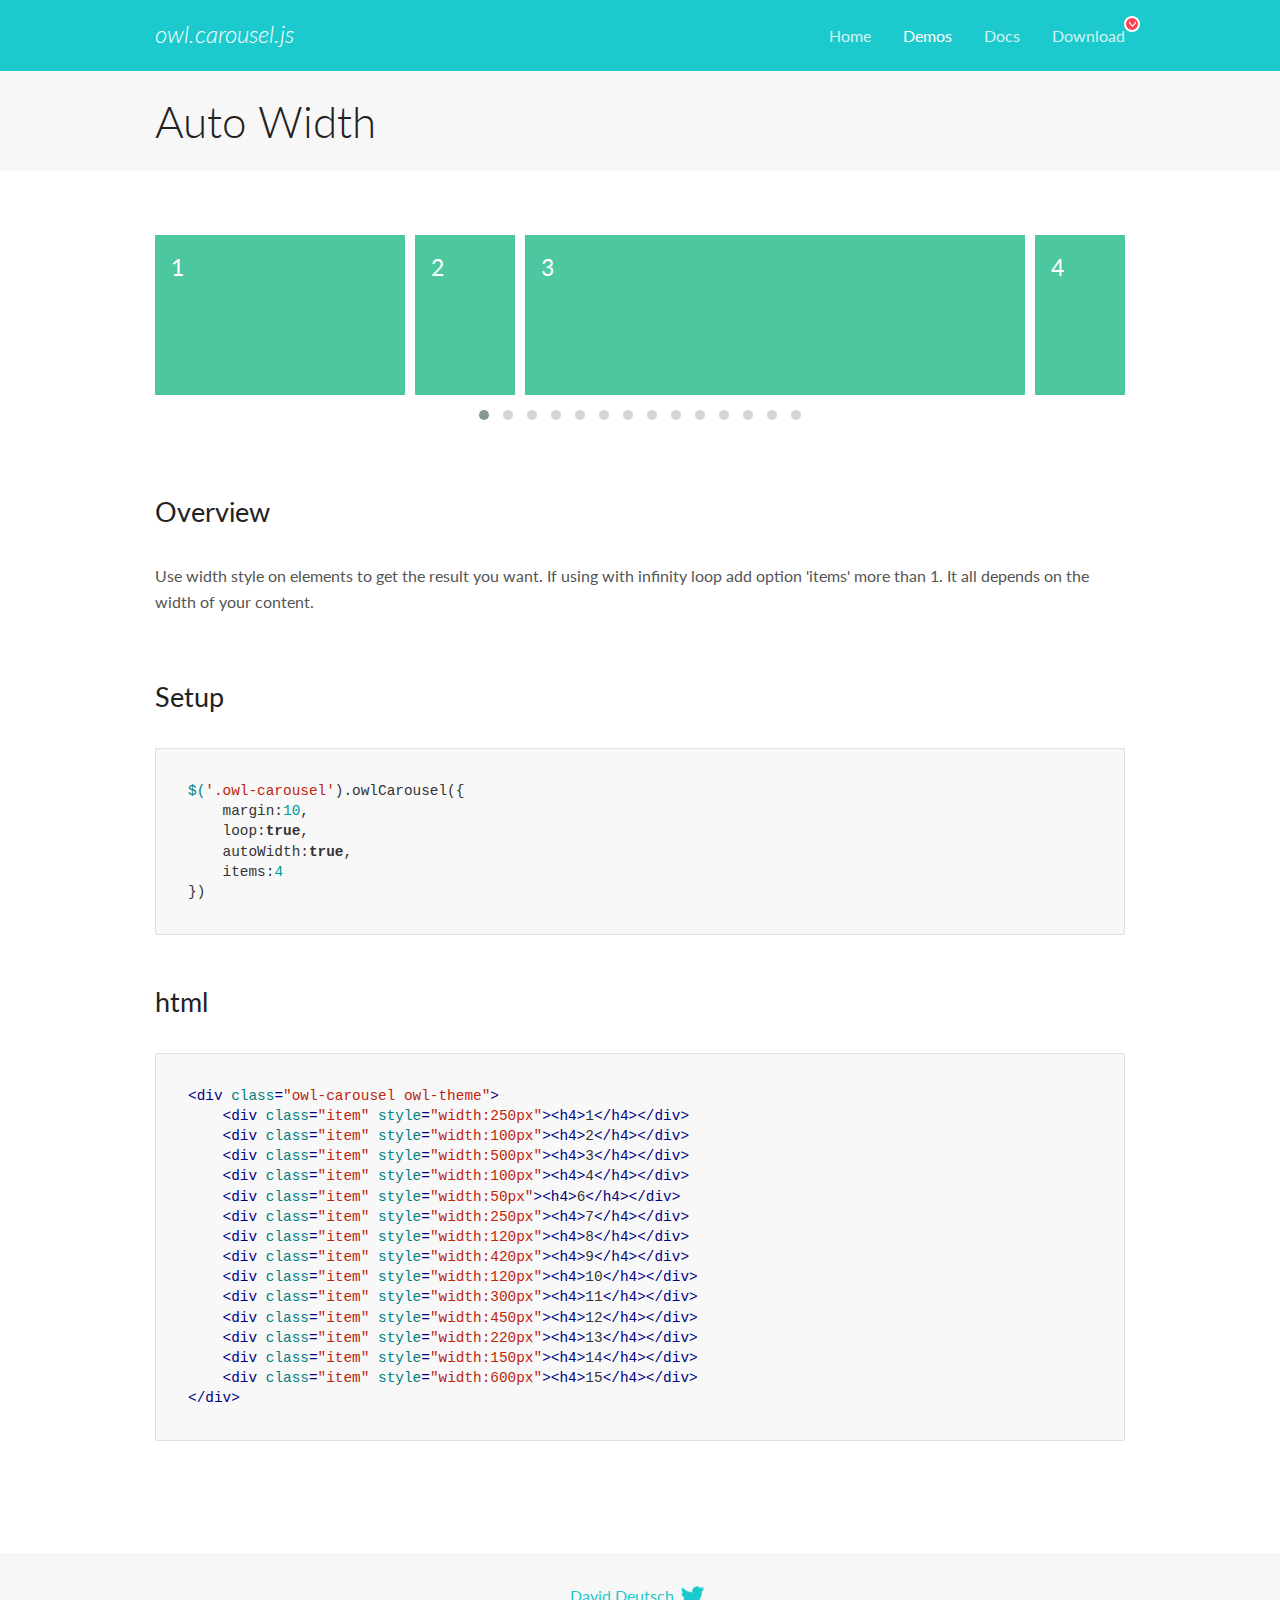
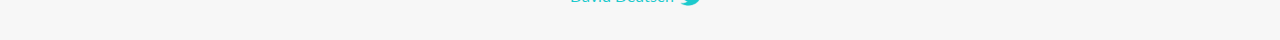
<file: lib/OwlCarousel2/docs/demos/autowidth.html>
<!DOCTYPE html>
<html lang="en">
  <head>

    <!-- head -->
    <meta charset="utf-8">
    <meta name="msapplication-tap-highlight" content="no" />
    <meta name="viewport" content="width=device-width, initial-scale=1.0" />
    <meta name="description" content="Auto Width">
    <meta name="author" content="David Deutsch">
    <title>
      Auto Width Demo | Owl Carousel | 2.3.4
    </title>

    <!-- Stylesheets -->
    <link href='https://fonts.googleapis.com/css?family=Lato:300,400,700,400italic,300italic' rel='stylesheet' type='text/css'>
    <link rel="stylesheet" href="../assets/css/docs.theme.min.css">

    <!-- Owl Stylesheets -->
    <link rel="stylesheet" href="../assets/owlcarousel/assets/owl.carousel.min.css">
    <link rel="stylesheet" href="../assets/owlcarousel/assets/owl.theme.default.min.css">

    <!-- HTML5 shim and Respond.js IE8 support of HTML5 elements and media queries -->

    <!--[if lt IE 9]>
      <script src="https://oss.maxcdn.com/libs/html5shiv/3.7.0/html5shiv.js"></script>
      <script src="https://oss.maxcdn.com/libs/respond.js/1.3.0/respond.min.js"></script>
    <![endif]-->

    <!-- Favicons -->
    <link rel="apple-touch-icon-precomposed" sizes="144x144" href="../assets/ico/apple-touch-icon-144-precomposed.png">
    <link rel="shortcut icon" href="../assets/ico/favicon.png">
    <link rel="shortcut icon" href="favicon.ico">

    <!-- Yeah i know js should not be in header. Its required for demos.-->

    <!-- javascript -->
    <script src="../assets/vendors/jquery.min.js"></script>
    <script src="../assets/owlcarousel/owl.carousel.js"></script>
  </head>
  <body>

    <!-- header -->
    <header class="header">
      <div class="row">
        <div class="large-12 columns">
          <div class="brand left">
            <h3>
              <a href="/OwlCarousel2/">owl.carousel.js</a> 
            </h3>
          </div>
          <a id="toggle-nav" class="right">
            <span></span> <span></span> <span></span> 
          </a> 
          <div class="nav-bar">
            <ul class="clearfix">
              <li> <a href="/OwlCarousel2/index.html">Home</a>  </li>
              <li class="active">
                <a href="/OwlCarousel2/demos/demos.html">Demos</a> 
              </li>
              <li> <a href="/OwlCarousel2/docs/started-welcome.html">Docs</a>  </li>
              <li>
                <a href="https://github.com/OwlCarousel2/OwlCarousel2/archive/2.3.4.zip">Download</a> 
                <span class="download"></span> 
              </li>
            </ul>
          </div>
        </div>
      </div>
    </header>

    <!-- title -->
    <section class="title">
      <div class="row">
        <div class="large-12 columns">
          <h1>Auto Width</h1>
        </div>
      </div>
    </section>

    <!--  Demos -->
    <section id="demos">
      <div class="row">
        <div class="large-12 columns">
          <div class="owl-carousel owl-theme">
            <div class="item" style="width:250px">
              <h4>1</h4>
            </div>
            <div class="item" style="width:100px">
              <h4>2</h4>
            </div>
            <div class="item" style="width:500px">
              <h4>3</h4>
            </div>
            <div class="item" style="width:100px">
              <h4>4</h4>
            </div>
            <div class="item" style="width:50px">
              <h4>6</h4>
            </div>
            <div class="item" style="width:250px">
              <h4>7</h4>
            </div>
            <div class="item" style="width:120px">
              <h4>8</h4>
            </div>
            <div class="item" style="width:420px">
              <h4>9</h4>
            </div>
            <div class="item" style="width:120px">
              <h4>10</h4>
            </div>
            <div class="item" style="width:300px">
              <h4>11</h4>
            </div>
            <div class="item" style="width:450px">
              <h4>12</h4>
            </div>
            <div class="item" style="width:220px">
              <h4>13</h4>
            </div>
            <div class="item" style="width:150px">
              <h4>14</h4>
            </div>
            <div class="item" style="width:600px">
              <h4>15</h4>
            </div>
          </div>
          <h3 id="overview">Overview</h3>
          <p>Use width style on elements to get the result you want. If using with infinity loop add option &#39;items&#39; more than 1. It all depends on the width of your content.</p>
          <h3 id="setup">Setup</h3>
          <pre><code>$(&#39;.owl-carousel&#39;).owlCarousel({
    margin:10,
    loop:true,
    autoWidth:true,
    items:4
})</code></pre>
          <h3 id="html">html</h3>
          <pre><code>&lt;div class=&quot;owl-carousel owl-theme&quot;&gt;
    &lt;div class=&quot;item&quot; style=&quot;width:250px&quot;&gt;&lt;h4&gt;1&lt;/h4&gt;&lt;/div&gt;
    &lt;div class=&quot;item&quot; style=&quot;width:100px&quot;&gt;&lt;h4&gt;2&lt;/h4&gt;&lt;/div&gt;
    &lt;div class=&quot;item&quot; style=&quot;width:500px&quot;&gt;&lt;h4&gt;3&lt;/h4&gt;&lt;/div&gt;
    &lt;div class=&quot;item&quot; style=&quot;width:100px&quot;&gt;&lt;h4&gt;4&lt;/h4&gt;&lt;/div&gt;
    &lt;div class=&quot;item&quot; style=&quot;width:50px&quot;&gt;&lt;h4&gt;6&lt;/h4&gt;&lt;/div&gt;
    &lt;div class=&quot;item&quot; style=&quot;width:250px&quot;&gt;&lt;h4&gt;7&lt;/h4&gt;&lt;/div&gt;
    &lt;div class=&quot;item&quot; style=&quot;width:120px&quot;&gt;&lt;h4&gt;8&lt;/h4&gt;&lt;/div&gt;
    &lt;div class=&quot;item&quot; style=&quot;width:420px&quot;&gt;&lt;h4&gt;9&lt;/h4&gt;&lt;/div&gt;
    &lt;div class=&quot;item&quot; style=&quot;width:120px&quot;&gt;&lt;h4&gt;10&lt;/h4&gt;&lt;/div&gt;
    &lt;div class=&quot;item&quot; style=&quot;width:300px&quot;&gt;&lt;h4&gt;11&lt;/h4&gt;&lt;/div&gt;
    &lt;div class=&quot;item&quot; style=&quot;width:450px&quot;&gt;&lt;h4&gt;12&lt;/h4&gt;&lt;/div&gt;
    &lt;div class=&quot;item&quot; style=&quot;width:220px&quot;&gt;&lt;h4&gt;13&lt;/h4&gt;&lt;/div&gt;
    &lt;div class=&quot;item&quot; style=&quot;width:150px&quot;&gt;&lt;h4&gt;14&lt;/h4&gt;&lt;/div&gt;
    &lt;div class=&quot;item&quot; style=&quot;width:600px&quot;&gt;&lt;h4&gt;15&lt;/h4&gt;&lt;/div&gt;
&lt;/div&gt;</code></pre>
          <script>
            $(document).ready(function() {
              $('.owl-carousel').owlCarousel({
                margin: 10,
                loop: true,
                autoWidth: true,
                items: 4
              })
            })
          </script>
        </div>
      </div>
    </section>

    <!-- footer -->
    <footer class="footer">
      <div class="row">
        <div class="large-12 columns">
          <h5>
            <a href="/OwlCarousel2/docs/support-contact.html">David Deutsch</a> 
            <a id="custom-tweet-button" href="https://twitter.com/share?url=https://github.com/OwlCarousel2/OwlCarousel2&text=Owl Carousel - This is so awesome! " target="_blank"></a> 
          </h5>
        </div>
      </div>
    </footer>

    <!-- vendors -->
    <script src="../assets/vendors/highlight.js"></script>
    <script src="../assets/js/app.js"></script>
  </body>
</html>
</file>
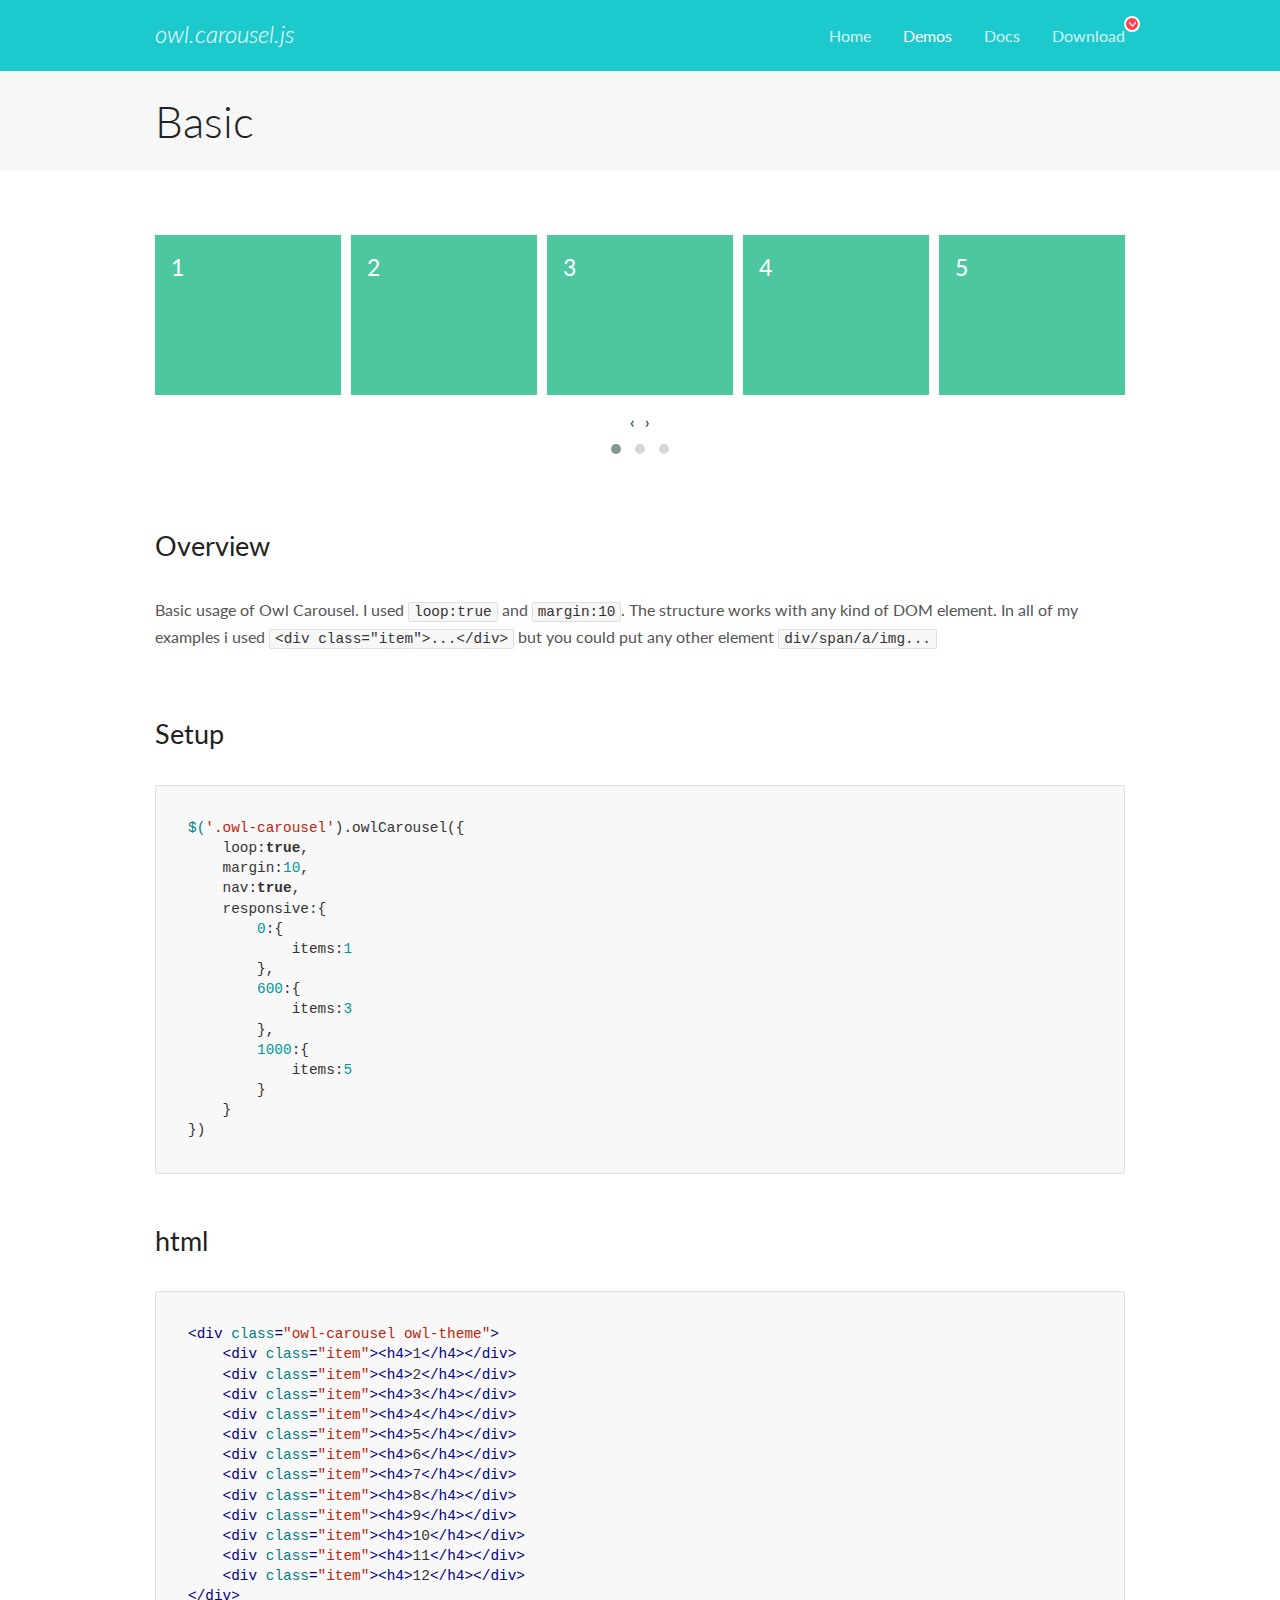
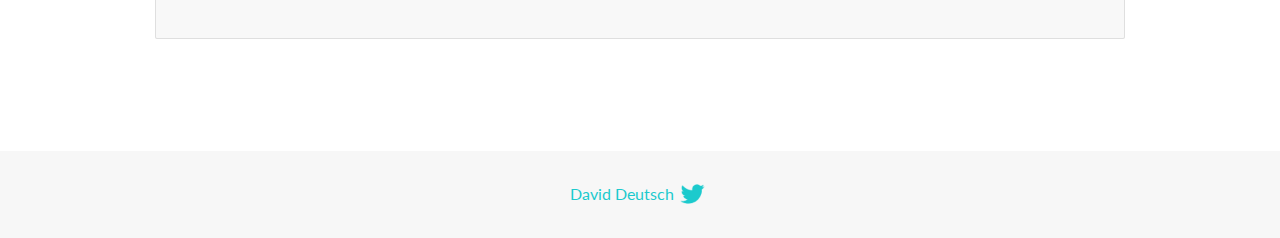
<file: lib/OwlCarousel2/docs/demos/basic.html>
<!DOCTYPE html>
<html lang="en">
  <head>

    <!-- head -->
    <meta charset="utf-8">
    <meta name="msapplication-tap-highlight" content="no" />
    <meta name="viewport" content="width=device-width, initial-scale=1.0" />
    <meta name="description" content="Basic usage demo">
    <meta name="author" content="David Deutsch">
    <title>
      Basic Demo | Owl Carousel | 2.3.4
    </title>

    <!-- Stylesheets -->
    <link href='https://fonts.googleapis.com/css?family=Lato:300,400,700,400italic,300italic' rel='stylesheet' type='text/css'>
    <link rel="stylesheet" href="../assets/css/docs.theme.min.css">

    <!-- Owl Stylesheets -->
    <link rel="stylesheet" href="../assets/owlcarousel/assets/owl.carousel.min.css">
    <link rel="stylesheet" href="../assets/owlcarousel/assets/owl.theme.default.min.css">

    <!-- HTML5 shim and Respond.js IE8 support of HTML5 elements and media queries -->

    <!--[if lt IE 9]>
      <script src="https://oss.maxcdn.com/libs/html5shiv/3.7.0/html5shiv.js"></script>
      <script src="https://oss.maxcdn.com/libs/respond.js/1.3.0/respond.min.js"></script>
    <![endif]-->

    <!-- Favicons -->
    <link rel="apple-touch-icon-precomposed" sizes="144x144" href="../assets/ico/apple-touch-icon-144-precomposed.png">
    <link rel="shortcut icon" href="../assets/ico/favicon.png">
    <link rel="shortcut icon" href="favicon.ico">

    <!-- Yeah i know js should not be in header. Its required for demos.-->

    <!-- javascript -->
    <script src="../assets/vendors/jquery.min.js"></script>
    <script src="../assets/owlcarousel/owl.carousel.js"></script>
  </head>
  <body>

    <!-- header -->
    <header class="header">
      <div class="row">
        <div class="large-12 columns">
          <div class="brand left">
            <h3>
              <a href="/OwlCarousel2/">owl.carousel.js</a> 
            </h3>
          </div>
          <a id="toggle-nav" class="right">
            <span></span> <span></span> <span></span> 
          </a> 
          <div class="nav-bar">
            <ul class="clearfix">
              <li> <a href="/OwlCarousel2/index.html">Home</a>  </li>
              <li class="active">
                <a href="/OwlCarousel2/demos/demos.html">Demos</a> 
              </li>
              <li> <a href="/OwlCarousel2/docs/started-welcome.html">Docs</a>  </li>
              <li>
                <a href="https://github.com/OwlCarousel2/OwlCarousel2/archive/2.3.4.zip">Download</a> 
                <span class="download"></span> 
              </li>
            </ul>
          </div>
        </div>
      </div>
    </header>

    <!-- title -->
    <section class="title">
      <div class="row">
        <div class="large-12 columns">
          <h1>Basic</h1>
        </div>
      </div>
    </section>

    <!--  Demos -->
    <section id="demos">
      <div class="row">
        <div class="large-12 columns">
          <div class="owl-carousel owl-theme">
            <div class="item">
              <h4>1</h4>
            </div>
            <div class="item">
              <h4>2</h4>
            </div>
            <div class="item">
              <h4>3</h4>
            </div>
            <div class="item">
              <h4>4</h4>
            </div>
            <div class="item">
              <h4>5</h4>
            </div>
            <div class="item">
              <h4>6</h4>
            </div>
            <div class="item">
              <h4>7</h4>
            </div>
            <div class="item">
              <h4>8</h4>
            </div>
            <div class="item">
              <h4>9</h4>
            </div>
            <div class="item">
              <h4>10</h4>
            </div>
            <div class="item">
              <h4>11</h4>
            </div>
            <div class="item">
              <h4>12</h4>
            </div>
          </div>
          <h3 id="overview">Overview</h3>
          <p>Basic usage of Owl Carousel. I used <code>loop:true</code> and <code>margin:10</code>. The structure works with any kind of DOM element. In all of my examples i used <code>&lt;div class=&quot;item&quot;&gt;...&lt;/div&gt;</code> but you could
            put any other element <code>div/span/a/img...</code></p>
          <h3 id="setup">Setup</h3>
          <pre><code>$(&#39;.owl-carousel&#39;).owlCarousel({
    loop:true,
    margin:10,
    nav:true,
    responsive:{
        0:{
            items:1
        },
        600:{
            items:3
        },
        1000:{
            items:5
        }
    }
})</code></pre>
          <h3 id="html">html</h3>
          <pre><code>&lt;div class=&quot;owl-carousel owl-theme&quot;&gt;
    &lt;div class=&quot;item&quot;&gt;&lt;h4&gt;1&lt;/h4&gt;&lt;/div&gt;
    &lt;div class=&quot;item&quot;&gt;&lt;h4&gt;2&lt;/h4&gt;&lt;/div&gt;
    &lt;div class=&quot;item&quot;&gt;&lt;h4&gt;3&lt;/h4&gt;&lt;/div&gt;
    &lt;div class=&quot;item&quot;&gt;&lt;h4&gt;4&lt;/h4&gt;&lt;/div&gt;
    &lt;div class=&quot;item&quot;&gt;&lt;h4&gt;5&lt;/h4&gt;&lt;/div&gt;
    &lt;div class=&quot;item&quot;&gt;&lt;h4&gt;6&lt;/h4&gt;&lt;/div&gt;
    &lt;div class=&quot;item&quot;&gt;&lt;h4&gt;7&lt;/h4&gt;&lt;/div&gt;
    &lt;div class=&quot;item&quot;&gt;&lt;h4&gt;8&lt;/h4&gt;&lt;/div&gt;
    &lt;div class=&quot;item&quot;&gt;&lt;h4&gt;9&lt;/h4&gt;&lt;/div&gt;
    &lt;div class=&quot;item&quot;&gt;&lt;h4&gt;10&lt;/h4&gt;&lt;/div&gt;
    &lt;div class=&quot;item&quot;&gt;&lt;h4&gt;11&lt;/h4&gt;&lt;/div&gt;
    &lt;div class=&quot;item&quot;&gt;&lt;h4&gt;12&lt;/h4&gt;&lt;/div&gt;
&lt;/div&gt;</code></pre>
          <script>
            $(document).ready(function() {
              var owl = $('.owl-carousel');
              owl.owlCarousel({
                margin: 10,
                nav: true,
                loop: true,
                responsive: {
                  0: {
                    items: 1
                  },
                  600: {
                    items: 3
                  },
                  1000: {
                    items: 5
                  }
                }
              })
            })
          </script>
        </div>
      </div>
    </section>

    <!-- footer -->
    <footer class="footer">
      <div class="row">
        <div class="large-12 columns">
          <h5>
            <a href="/OwlCarousel2/docs/support-contact.html">David Deutsch</a> 
            <a id="custom-tweet-button" href="https://twitter.com/share?url=https://github.com/OwlCarousel2/OwlCarousel2&text=Owl Carousel - This is so awesome! " target="_blank"></a> 
          </h5>
        </div>
      </div>
    </footer>

    <!-- vendors -->
    <script src="../assets/vendors/highlight.js"></script>
    <script src="../assets/js/app.js"></script>
  </body>
</html>
</file>
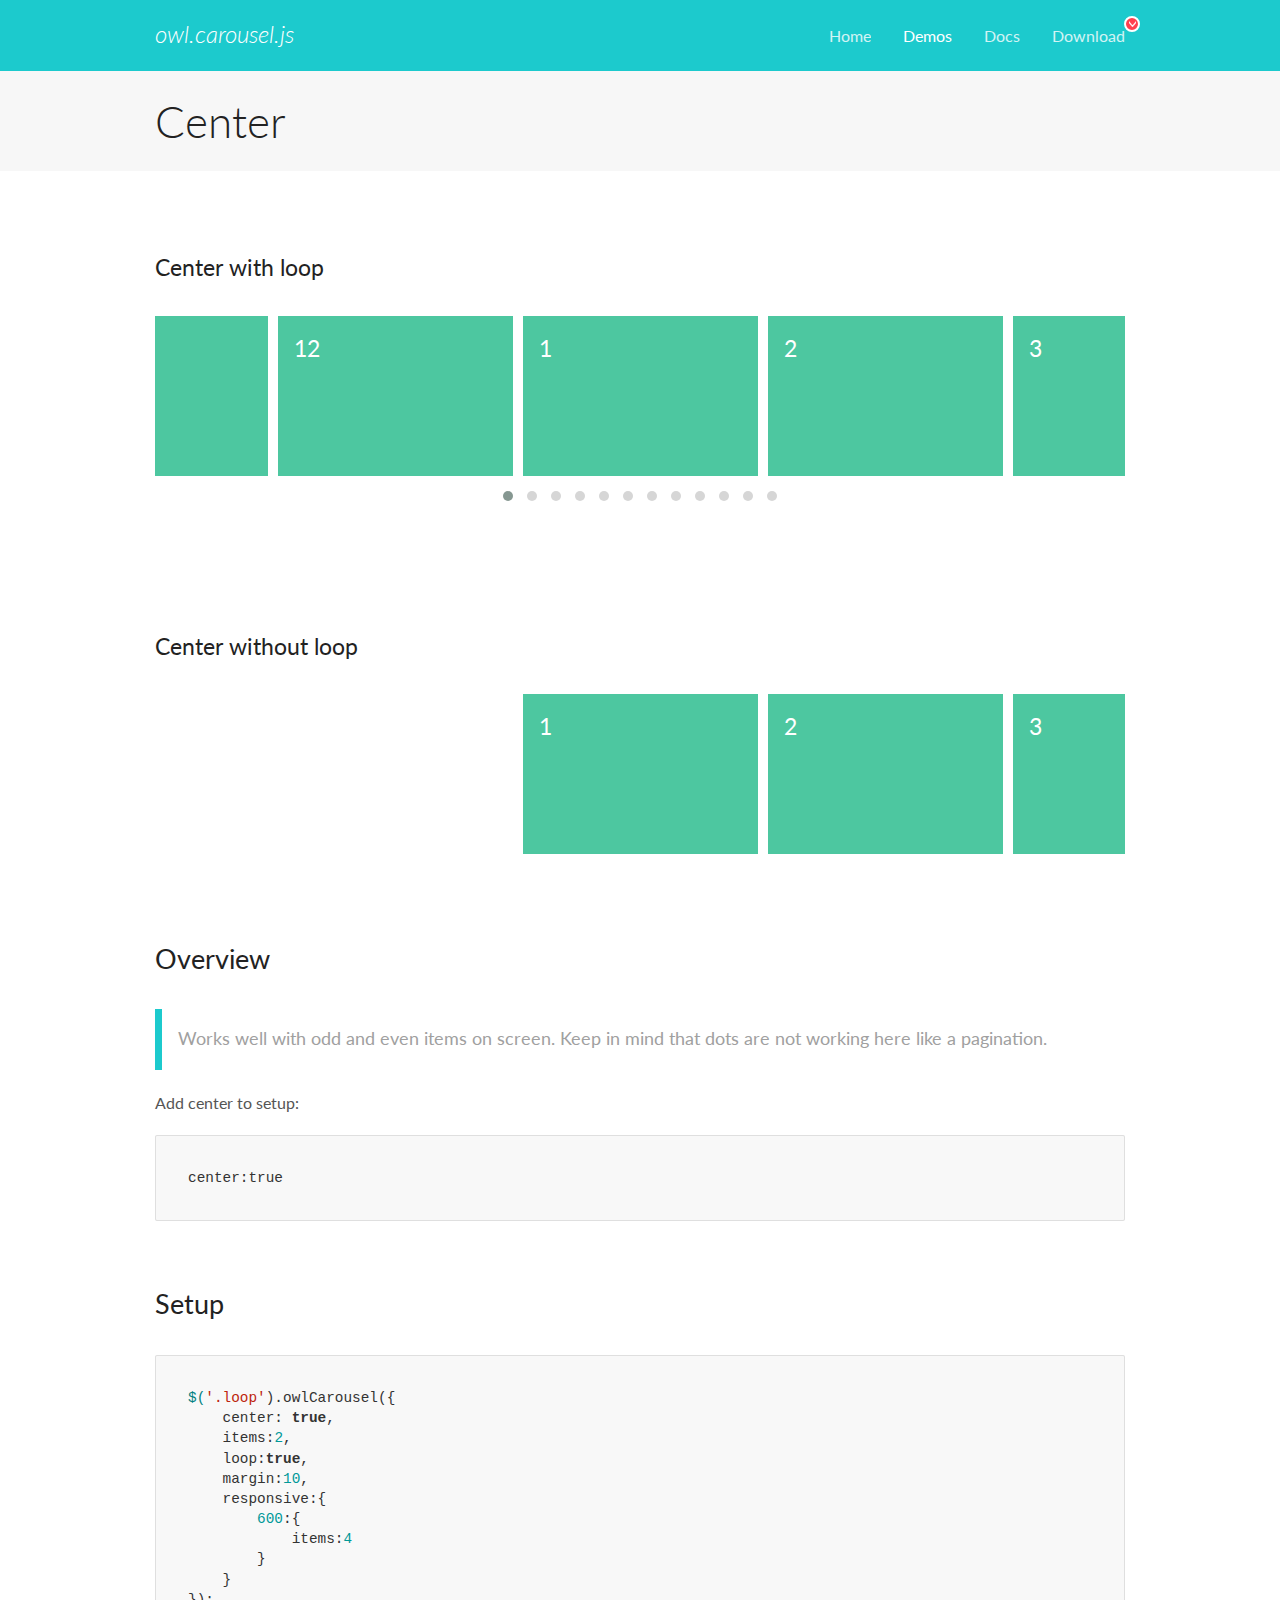
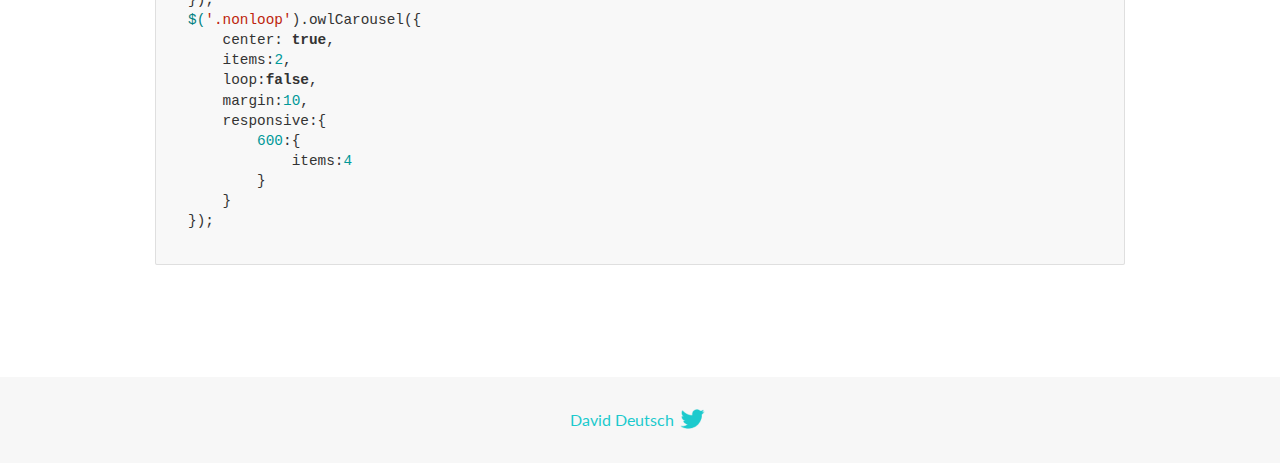
<file: lib/OwlCarousel2/docs/demos/center.html>
<!DOCTYPE html>
<html lang="en">
  <head>

    <!-- head -->
    <meta charset="utf-8">
    <meta name="msapplication-tap-highlight" content="no" />
    <meta name="viewport" content="width=device-width, initial-scale=1.0" />
    <meta name="description" content="Center carousel">
    <meta name="author" content="David Deutsch">
    <title>
      Center Demo | Owl Carousel | 2.3.4
    </title>

    <!-- Stylesheets -->
    <link href='https://fonts.googleapis.com/css?family=Lato:300,400,700,400italic,300italic' rel='stylesheet' type='text/css'>
    <link rel="stylesheet" href="../assets/css/docs.theme.min.css">

    <!-- Owl Stylesheets -->
    <link rel="stylesheet" href="../assets/owlcarousel/assets/owl.carousel.min.css">
    <link rel="stylesheet" href="../assets/owlcarousel/assets/owl.theme.default.min.css">

    <!-- HTML5 shim and Respond.js IE8 support of HTML5 elements and media queries -->

    <!--[if lt IE 9]>
      <script src="https://oss.maxcdn.com/libs/html5shiv/3.7.0/html5shiv.js"></script>
      <script src="https://oss.maxcdn.com/libs/respond.js/1.3.0/respond.min.js"></script>
    <![endif]-->

    <!-- Favicons -->
    <link rel="apple-touch-icon-precomposed" sizes="144x144" href="../assets/ico/apple-touch-icon-144-precomposed.png">
    <link rel="shortcut icon" href="../assets/ico/favicon.png">
    <link rel="shortcut icon" href="favicon.ico">

    <!-- Yeah i know js should not be in header. Its required for demos.-->

    <!-- javascript -->
    <script src="../assets/vendors/jquery.min.js"></script>
    <script src="../assets/owlcarousel/owl.carousel.js"></script>
  </head>
  <body>

    <!-- header -->
    <header class="header">
      <div class="row">
        <div class="large-12 columns">
          <div class="brand left">
            <h3>
              <a href="/OwlCarousel2/">owl.carousel.js</a> 
            </h3>
          </div>
          <a id="toggle-nav" class="right">
            <span></span> <span></span> <span></span> 
          </a> 
          <div class="nav-bar">
            <ul class="clearfix">
              <li> <a href="/OwlCarousel2/index.html">Home</a>  </li>
              <li class="active">
                <a href="/OwlCarousel2/demos/demos.html">Demos</a> 
              </li>
              <li> <a href="/OwlCarousel2/docs/started-welcome.html">Docs</a>  </li>
              <li>
                <a href="https://github.com/OwlCarousel2/OwlCarousel2/archive/2.3.4.zip">Download</a> 
                <span class="download"></span> 
              </li>
            </ul>
          </div>
        </div>
      </div>
    </header>

    <!-- title -->
    <section class="title">
      <div class="row">
        <div class="large-12 columns">
          <h1>Center</h1>
        </div>
      </div>
    </section>

    <!--  Demos -->
    <section id="demos">
      <div class="row">
        <div class="large-12 columns">
          <h4 id="center-with-loop">Center with loop</h4>
          <div class="loop owl-carousel owl-theme">
            <div class="item">
              <h4>1</h4>
            </div>
            <div class="item">
              <h4>2</h4>
            </div>
            <div class="item">
              <h4>3</h4>
            </div>
            <div class="item">
              <h4>4</h4>
            </div>
            <div class="item">
              <h4>5</h4>
            </div>
            <div class="item">
              <h4>6</h4>
            </div>
            <div class="item">
              <h4>7</h4>
            </div>
            <div class="item">
              <h4>8</h4>
            </div>
            <div class="item">
              <h4>9</h4>
            </div>
            <div class="item">
              <h4>10</h4>
            </div>
            <div class="item">
              <h4>11</h4>
            </div>
            <div class="item">
              <h4>12</h4>
            </div>
          </div>
          <br>
          <h4 id="center-without-loop">Center without loop</h4>
          <div class="nonloop owl-carousel">
            <div class="item">
              <h4>1</h4>
            </div>
            <div class="item">
              <h4>2</h4>
            </div>
            <div class="item">
              <h4>3</h4>
            </div>
            <div class="item">
              <h4>4</h4>
            </div>
            <div class="item">
              <h4>5</h4>
            </div>
            <div class="item">
              <h4>6</h4>
            </div>
            <div class="item">
              <h4>7</h4>
            </div>
            <div class="item">
              <h4>8</h4>
            </div>
            <div class="item">
              <h4>9</h4>
            </div>
            <div class="item">
              <h4>10</h4>
            </div>
            <div class="item">
              <h4>11</h4>
            </div>
            <div class="item">
              <h4>12</h4>
            </div>
          </div>
          <h3 id="overview">Overview</h3>
          <blockquote>
            <p>Works well with odd and even items on screen. Keep in mind that dots are not working here like a pagination.</p>
          </blockquote>
          <p>Add center to setup:</p>
          <pre><code>center:true</code></pre>
          <h3 id="setup">Setup</h3>
          <pre><code>$(&#39;.loop&#39;).owlCarousel({
    center: true,
    items:2,
    loop:true,
    margin:10,
    responsive:{
        600:{
            items:4
        }
    }
});
$(&#39;.nonloop&#39;).owlCarousel({
    center: true,
    items:2,
    loop:false,
    margin:10,
    responsive:{
        600:{
            items:4
        }
    }
});</code></pre>
          <script>
            jQuery(document).ready(function($) {
              $('.loop').owlCarousel({
                center: true,
                items: 2,
                loop: true,
                margin: 10,
                responsive: {
                  600: {
                    items: 4
                  }
                }
              });
              $('.nonloop').owlCarousel({
                center: true,
                items: 2,
                loop: false,
                margin: 10,
                responsive: {
                  600: {
                    items: 4
                  }
                }
              });
            });
          </script>
        </div>
      </div>
    </section>

    <!-- footer -->
    <footer class="footer">
      <div class="row">
        <div class="large-12 columns">
          <h5>
            <a href="/OwlCarousel2/docs/support-contact.html">David Deutsch</a> 
            <a id="custom-tweet-button" href="https://twitter.com/share?url=https://github.com/OwlCarousel2/OwlCarousel2&text=Owl Carousel - This is so awesome! " target="_blank"></a> 
          </h5>
        </div>
      </div>
    </footer>

    <!-- vendors -->
    <script src="../assets/vendors/highlight.js"></script>
    <script src="../assets/js/app.js"></script>
  </body>
</html>
</file>
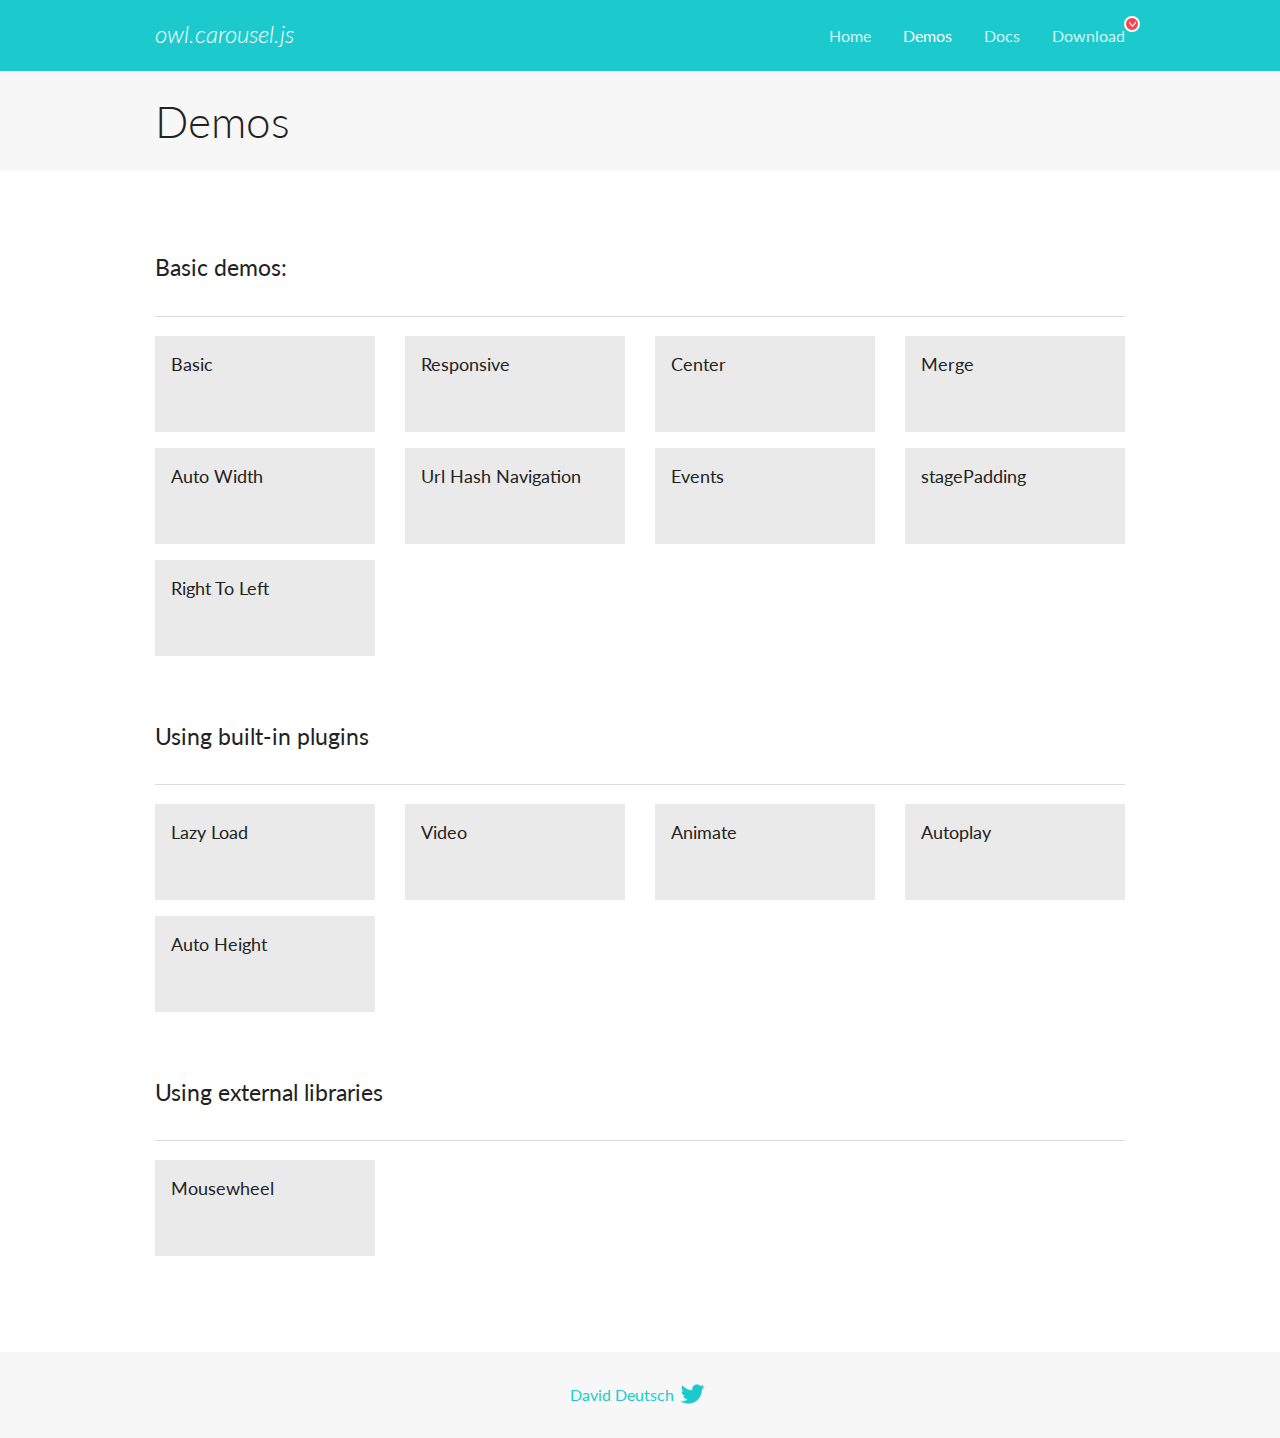
<file: lib/OwlCarousel2/docs/demos/demos.html>
<!DOCTYPE html>
<html lang="en">
  <head>

    <!-- head -->
    <meta charset="utf-8">
    <meta name="msapplication-tap-highlight" content="no" />
    <meta name="viewport" content="width=device-width, initial-scale=1.0" />
    <meta name="description" content="A list of Owl Carousel examples.">
    <meta name="author" content="David Deutsch">
    <title>
      Demos | Owl Carousel | 2.3.4
    </title>

    <!-- Stylesheets -->
    <link href='https://fonts.googleapis.com/css?family=Lato:300,400,700,400italic,300italic' rel='stylesheet' type='text/css'>
    <link rel="stylesheet" href="../assets/css/docs.theme.min.css">

    <!-- Owl Stylesheets -->
    <link rel="stylesheet" href="../assets/owlcarousel/assets/owl.carousel.min.css">
    <link rel="stylesheet" href="../assets/owlcarousel/assets/owl.theme.default.min.css">

    <!-- HTML5 shim and Respond.js IE8 support of HTML5 elements and media queries -->

    <!--[if lt IE 9]>
      <script src="https://oss.maxcdn.com/libs/html5shiv/3.7.0/html5shiv.js"></script>
      <script src="https://oss.maxcdn.com/libs/respond.js/1.3.0/respond.min.js"></script>
    <![endif]-->

    <!-- Favicons -->
    <link rel="apple-touch-icon-precomposed" sizes="144x144" href="../assets/ico/apple-touch-icon-144-precomposed.png">
    <link rel="shortcut icon" href="../assets/ico/favicon.png">
    <link rel="shortcut icon" href="favicon.ico">

    <!-- Yeah i know js should not be in header. Its required for demos.-->

    <!-- javascript -->
    <script src="../assets/vendors/jquery.min.js"></script>
    <script src="../assets/owlcarousel/owl.carousel.js"></script>
  </head>
  <body>

    <!-- header -->
    <header class="header">
      <div class="row">
        <div class="large-12 columns">
          <div class="brand left">
            <h3>
              <a href="/OwlCarousel2/">owl.carousel.js</a> 
            </h3>
          </div>
          <a id="toggle-nav" class="right">
            <span></span> <span></span> <span></span> 
          </a> 
          <div class="nav-bar">
            <ul class="clearfix">
              <li> <a href="/OwlCarousel2/index.html">Home</a>  </li>
              <li class="active">
                <a href="/OwlCarousel2/demos/demos.html">Demos</a> 
              </li>
              <li> <a href="/OwlCarousel2/docs/started-welcome.html">Docs</a>  </li>
              <li>
                <a href="https://github.com/OwlCarousel2/OwlCarousel2/archive/2.3.4.zip">Download</a> 
                <span class="download"></span> 
              </li>
            </ul>
          </div>
        </div>
      </div>
    </header>

    <!-- title -->
    <section class="title">
      <div class="row">
        <div class="large-12 columns">
          <h1>Demos</h1>
        </div>
      </div>
    </section>

    <!--  Demos -->
    <section id="demos">
      <div class="row">
        <div class="large-12 columns">
          <h4 id="basic-demos-">Basic demos:</h4>
          <hr>
          <div class="demo-list">
            <div class="row">
              <div class="small-6 medium-4 large-3 columns">
                <a href="basic.html" class="demo-block">
                  <h5>Basic </h5>
                </a> 
              </div>
              <div class="small-6 medium-4 large-3 columns">
                <a href="responsive.html" class="demo-block">
                  <h5>Responsive </h5>
                </a> 
              </div>
              <div class="small-6 medium-4 large-3 columns">
                <a href="center.html" class="demo-block">
                  <h5>Center </h5>
                </a> 
              </div>
              <div class="small-6 medium-4 large-3 columns">
                <a href="merge.html" class="demo-block">
                  <h5>Merge </h5>
                </a> 
              </div>
              <div class="small-6 medium-4 large-3 columns">
                <a href="autowidth.html" class="demo-block">
                  <h5>Auto Width </h5>
                </a> 
              </div>
              <div class="small-6 medium-4 large-3 columns">
                <a href="urlhashnav.html" class="demo-block">
                  <h5>Url Hash Navigation </h5>
                </a> 
              </div>
              <div class="small-6 medium-4 large-3 columns">
                <a href="events.html" class="demo-block">
                  <h5>Events </h5>
                </a> 
              </div>
              <div class="small-6 medium-4 large-3 columns">
                <a href="stagepadding.html" class="demo-block">
                  <h5>stagePadding </h5>
                </a> 
              </div>
              <div class="small-6 medium-4 large-3 columns">
                <a href="rtl.html" class="demo-block">
                  <h5>Right To Left </h5>
                </a> 
              </div>
            </div>
          </div>
          <h4 id="using-built-in-plugins">Using built-in plugins</h4>
          <hr>
          <div class="demo-list">
            <div class="row">
              <div class="small-6 medium-4 large-3 columns">
                <a href="lazyLoad.html" class="demo-block">
                  <h5>Lazy Load </h5>
                </a> 
              </div>
              <div class="small-6 medium-4 large-3 columns">
                <a href="video.html" class="demo-block">
                  <h5>Video </h5>
                </a> 
              </div>
              <div class="small-6 medium-4 large-3 columns">
                <a href="animate.html" class="demo-block">
                  <h5>Animate </h5>
                </a> 
              </div>
              <div class="small-6 medium-4 large-3 columns">
                <a href="autoplay.html" class="demo-block">
                  <h5>Autoplay </h5>
                </a> 
              </div>
              <div class="small-6 medium-4 large-3 columns">
                <a href="autoheight.html" class="demo-block">
                  <h5>Auto Height </h5>
                </a> 
              </div>
            </div>
          </div>
          <h4 id="using-external-libraries">Using external libraries</h4>
          <hr>
          <div class="demo-list">
            <div class="row">
              <div class="small-6 medium-4 large-3 columns">
                <a href="mousewheel.html" class="demo-block">
                  <h5>Mousewheel </h5>
                </a> 
              </div>
            </div>
          </div>
        </div>
      </div>
    </section>

    <!-- footer -->
    <footer class="footer">
      <div class="row">
        <div class="large-12 columns">
          <h5>
            <a href="/OwlCarousel2/docs/support-contact.html">David Deutsch</a> 
            <a id="custom-tweet-button" href="https://twitter.com/share?url=https://github.com/OwlCarousel2/OwlCarousel2&text=Owl Carousel - This is so awesome! " target="_blank"></a> 
          </h5>
        </div>
      </div>
    </footer>

    <!-- vendors -->
    <script src="../assets/vendors/highlight.js"></script>
    <script src="../assets/js/app.js"></script>
  </body>
</html>
</file>
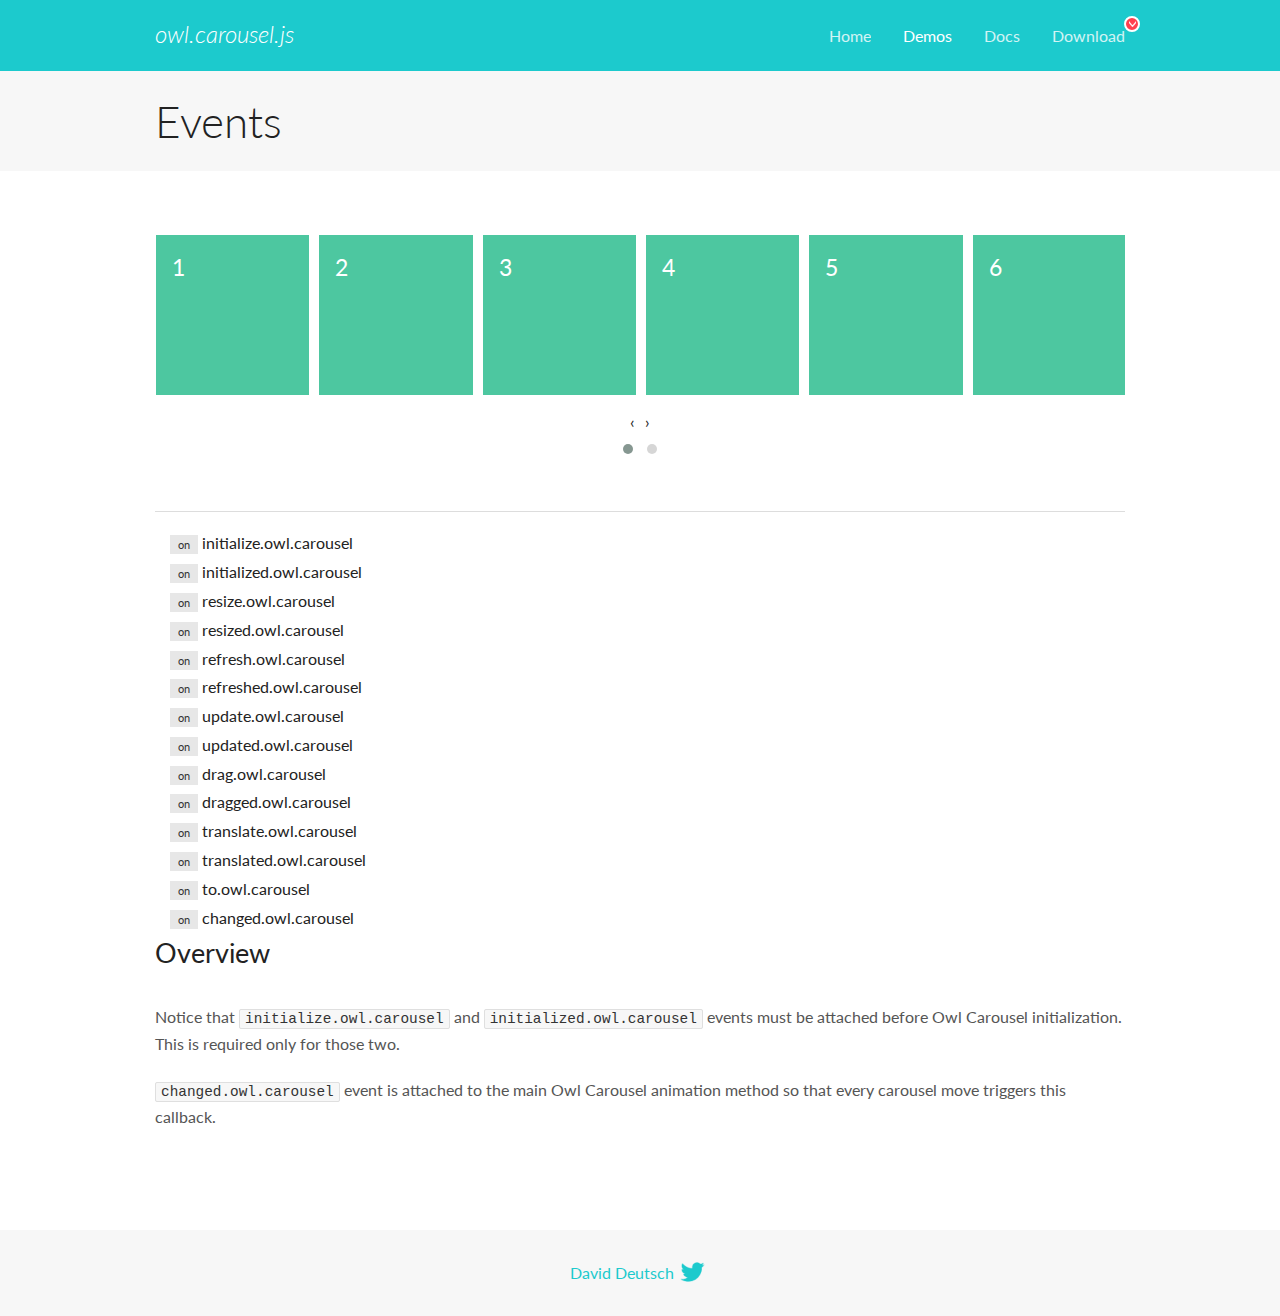
<file: lib/OwlCarousel2/docs/demos/events.html>
<!DOCTYPE html>
<html lang="en">
  <head>

    <!-- head -->
    <meta charset="utf-8">
    <meta name="msapplication-tap-highlight" content="no" />
    <meta name="viewport" content="width=device-width, initial-scale=1.0" />
    <meta name="description" content="Events usage demo">
    <meta name="author" content="David Deutsch">
    <title>
      Events Demo | Owl Carousel | 2.3.4
    </title>

    <!-- Stylesheets -->
    <link href='https://fonts.googleapis.com/css?family=Lato:300,400,700,400italic,300italic' rel='stylesheet' type='text/css'>
    <link rel="stylesheet" href="../assets/css/docs.theme.min.css">

    <!-- Owl Stylesheets -->
    <link rel="stylesheet" href="../assets/owlcarousel/assets/owl.carousel.min.css">
    <link rel="stylesheet" href="../assets/owlcarousel/assets/owl.theme.default.min.css">

    <!-- HTML5 shim and Respond.js IE8 support of HTML5 elements and media queries -->

    <!--[if lt IE 9]>
      <script src="https://oss.maxcdn.com/libs/html5shiv/3.7.0/html5shiv.js"></script>
      <script src="https://oss.maxcdn.com/libs/respond.js/1.3.0/respond.min.js"></script>
    <![endif]-->

    <!-- Favicons -->
    <link rel="apple-touch-icon-precomposed" sizes="144x144" href="../assets/ico/apple-touch-icon-144-precomposed.png">
    <link rel="shortcut icon" href="../assets/ico/favicon.png">
    <link rel="shortcut icon" href="favicon.ico">

    <!-- Yeah i know js should not be in header. Its required for demos.-->

    <!-- javascript -->
    <script src="../assets/vendors/jquery.min.js"></script>
    <script src="../assets/owlcarousel/owl.carousel.js"></script>
  </head>
  <body>

    <!-- header -->
    <header class="header">
      <div class="row">
        <div class="large-12 columns">
          <div class="brand left">
            <h3>
              <a href="/OwlCarousel2/">owl.carousel.js</a> 
            </h3>
          </div>
          <a id="toggle-nav" class="right">
            <span></span> <span></span> <span></span> 
          </a> 
          <div class="nav-bar">
            <ul class="clearfix">
              <li> <a href="/OwlCarousel2/index.html">Home</a>  </li>
              <li class="active">
                <a href="/OwlCarousel2/demos/demos.html">Demos</a> 
              </li>
              <li> <a href="/OwlCarousel2/docs/started-welcome.html">Docs</a>  </li>
              <li>
                <a href="https://github.com/OwlCarousel2/OwlCarousel2/archive/2.3.4.zip">Download</a> 
                <span class="download"></span> 
              </li>
            </ul>
          </div>
        </div>
      </div>
    </header>

    <!-- title -->
    <section class="title">
      <div class="row">
        <div class="large-12 columns">
          <h1>Events</h1>
        </div>
      </div>
    </section>

    <!--  Demos -->
    <section id="demos">
      <div class="row">
        <div class="large-12 columns">
          <div class="owl-carousel owl-theme">
            <div class="item">
              <h4>1</h4>
            </div>
            <div class="item">
              <h4>2</h4>
            </div>
            <div class="item">
              <h4>3</h4>
            </div>
            <div class="item">
              <h4>4</h4>
            </div>
            <div class="item">
              <h4>5</h4>
            </div>
            <div class="item">
              <h4>6</h4>
            </div>
            <div class="item">
              <h4>7</h4>
            </div>
            <div class="item">
              <h4>8</h4>
            </div>
            <div class="item">
              <h4>9</h4>
            </div>
            <div class="item">
              <h4>10</h4>
            </div>
            <div class="item">
              <h4>11</h4>
            </div>
            <div class="item">
              <h4>12</h4>
            </div>
          </div>
          <hr>
          <div class="large-12 columns callbacks">
            <div><span class="label secondary initialize">on</span>  initialize.owl.carousel </div>
            <div><span class="label secondary initialized">on</span>  initialized.owl.carousel </div>
            <div><span class="label secondary resize">on</span>  resize.owl.carousel </div>
            <div><span class="label secondary resized">on</span>  resized.owl.carousel </div>
            <div><span class="label secondary refresh">on</span>  refresh.owl.carousel </div>
            <div><span class="label secondary refreshed">on</span>  refreshed.owl.carousel </div>
            <div><span class="label secondary update">on</span>  update.owl.carousel </div>
            <div><span class="label secondary updated">on</span>  updated.owl.carousel </div>
            <div><span class="label secondary drag">on</span>  drag.owl.carousel </div>
            <div><span class="label secondary dragged">on</span>  dragged.owl.carousel </div>
            <div><span class="label secondary translate">on</span>  translate.owl.carousel </div>
            <div><span class="label secondary translated">on</span>  translated.owl.carousel </div>
            <div><span class="label secondary to">on</span>  to.owl.carousel </div>
            <div><span class="label secondary changed">on</span>  changed.owl.carousel </div>
          </div>
          <h3 id="overview">Overview</h3>
          <p>Notice that <code>initialize.owl.carousel</code> and <code>initialized.owl.carousel</code> events must be attached before Owl Carousel initialization. This is required only for those two.</p>
          <p><code>changed.owl.carousel</code> event is attached to the main Owl Carousel animation method so that every carousel move triggers this callback.</p>
          <script>
            jQuery(document).ready(function($) {
              var owl = $('.owl-carousel');
              owl.on('initialize.owl.carousel initialized.owl.carousel ' +
                'initialize.owl.carousel initialize.owl.carousel ' +
                'resize.owl.carousel resized.owl.carousel ' +
                'refresh.owl.carousel refreshed.owl.carousel ' +
                'update.owl.carousel updated.owl.carousel ' +
                'drag.owl.carousel dragged.owl.carousel ' +
                'translate.owl.carousel translated.owl.carousel ' +
                'to.owl.carousel changed.owl.carousel',
                function(e) {
                  $('.' + e.type)
                    .removeClass('secondary')
                    .addClass('success');
                  window.setTimeout(function() {
                    $('.' + e.type)
                      .removeClass('success')
                      .addClass('secondary');
                  }, 500);
                });
              owl.owlCarousel({
                loop: true,
                nav: true,
                lazyLoad: true,
                margin: 10,
                video: true,
                responsive: {
                  0: {
                    items: 1
                  },
                  600: {
                    items: 3
                  },
                  960: {
                    items: 5,
                  },
                  1200: {
                    items: 6
                  }
                }
              });
            });
          </script>
        </div>
      </div>
    </section>

    <!-- footer -->
    <footer class="footer">
      <div class="row">
        <div class="large-12 columns">
          <h5>
            <a href="/OwlCarousel2/docs/support-contact.html">David Deutsch</a> 
            <a id="custom-tweet-button" href="https://twitter.com/share?url=https://github.com/OwlCarousel2/OwlCarousel2&text=Owl Carousel - This is so awesome! " target="_blank"></a> 
          </h5>
        </div>
      </div>
    </footer>

    <!-- vendors -->
    <script src="../assets/vendors/highlight.js"></script>
    <script src="../assets/js/app.js"></script>
  </body>
</html>
</file>
